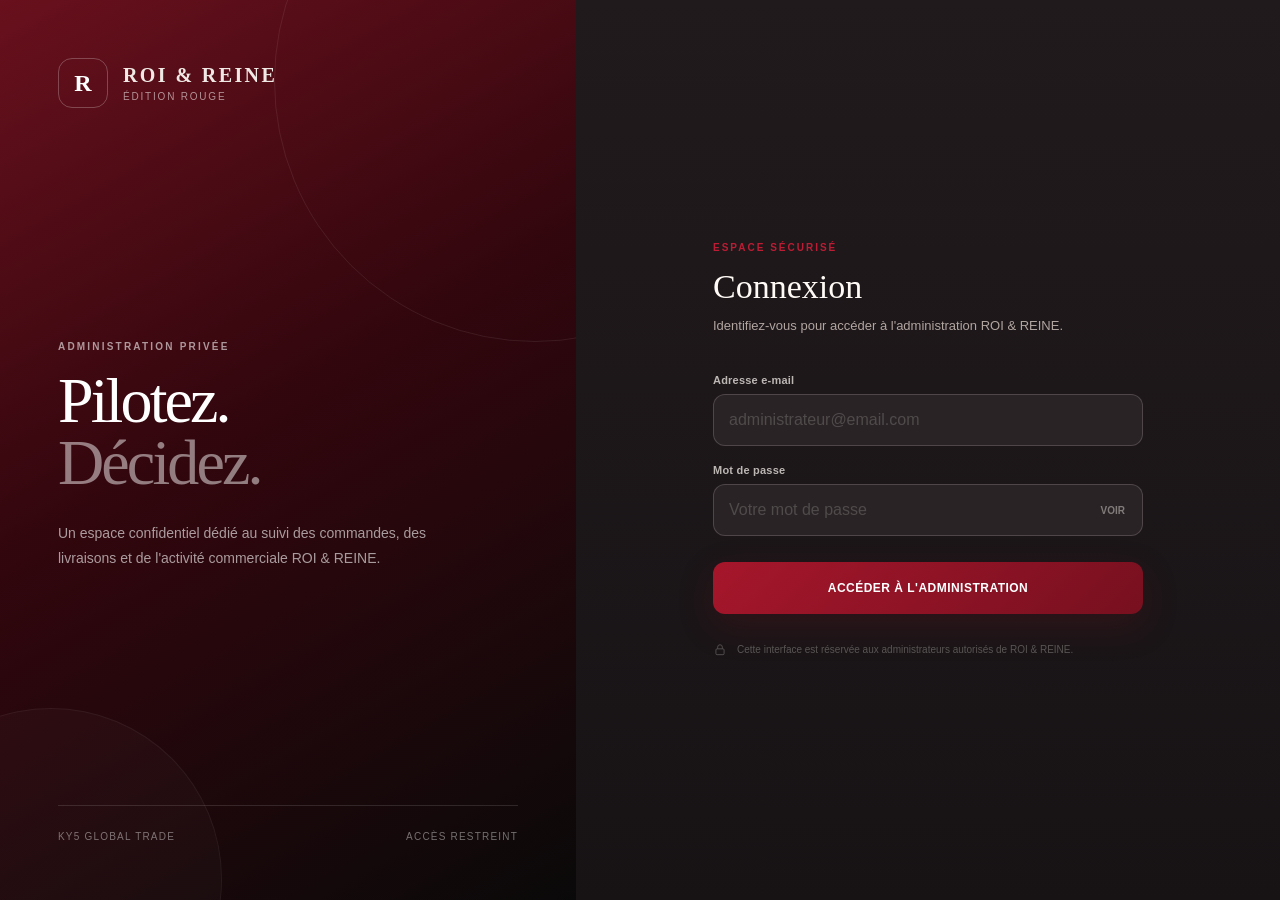
<file: admin.html>
<!DOCTYPE html>
<html lang="fr">
<head>
    <meta charset="UTF-8">

    <meta
        name="viewport"
        content="width=device-width, initial-scale=1.0"
    >

    <meta
        name="robots"
        content="noindex, nofollow"
    >

    <meta
        name="theme-color"
        content="#171315"
    >

    <title>Administration privée — ROI & REINE</title>

    <style>
        /* =========================================================
           ROI & REINE
           ADMINISTRATION PRIVÉE
           EXECUTIVE EDITION
        ========================================================= */

        :root {
            --black: #171315;
            --black-2: #1d181a;
            --black-3: #241e21;
            --panel: #282124;
            --panel-light: #30272b;

            --wine: #7d101f;
            --wine-2: #9d1427;
            --wine-3: #bc1d34;
            --wine-soft: rgba(157, 20, 39, 0.12);

            --white: #fffaf5;
            --text: #f0e8e4;
            --muted: #b1a5a0;
            --muted-2: #8b7f7b;

            --line: rgba(255, 244, 238, 0.10);
            --line-strong: rgba(255, 244, 238, 0.17);

            --success: #42b778;
            --warning: #d5a64c;
            --info: #6b9ed7;
            --danger: #d4545f;
            --purple: #a879c8;

            --sidebar-width: 248px;

            --radius-sm: 10px;
            --radius: 16px;
            --radius-lg: 24px;

            --shadow:
                0 30px 90px rgba(0, 0, 0, 0.42);
        }

        * {
            box-sizing: border-box;
            margin: 0;
            padding: 0;
        }

        html {
            scroll-behavior: smooth;
        }

        body {
            min-height: 100vh;

            font-family:
                Inter,
                "Segoe UI",
                Roboto,
                Arial,
                sans-serif;

            background:
                radial-gradient(
                    circle at 82% -8%,
                    rgba(157, 20, 39, 0.22),
                    transparent 30%
                ),
                radial-gradient(
                    circle at 12% 18%,
                    rgba(184, 132, 104, 0.08),
                    transparent 26%
                ),
                linear-gradient(
                    180deg,
                    #1c1719 0%,
                    #171315 100%
                );

            color: var(--text);

            -webkit-font-smoothing: antialiased;
        }

        button,
        input,
        select,
        textarea {
            font: inherit;
        }

        button {
            cursor: pointer;
        }

        button:disabled {
            opacity: 0.45;
            cursor: not-allowed;
        }

        a {
            color: inherit;
            text-decoration: none;
        }

        .hidden {
            display: none !important;
        }

        svg {
            display: block;
        }

        /* =========================================================
           LOGIN
        ========================================================= */

        .login-screen {
            min-height: 100vh;

            display: grid;

            grid-template-columns:
                minmax(360px, 0.9fr)
                minmax(500px, 1.1fr);

            background: var(--black);
        }

        .login-visual {
            position: relative;

            min-height: 100vh;

            padding: 58px;

            display: flex;
            flex-direction: column;
            justify-content: space-between;

            overflow: hidden;

            background:
                linear-gradient(
                    150deg,
                    rgba(125, 16, 31, 0.8),
                    rgba(55, 4, 12, 0.85) 45%,
                    #0a0909 100%
                );
        }

        .login-visual::before {
            content: "";

            position: absolute;

            width: 520px;
            height: 520px;

            border-radius: 50%;

            top: -180px;
            right: -220px;

            border:
                1px solid
                rgba(255, 255, 255, 0.08);
        }

        .login-visual::after {
            content: "";

            position: absolute;

            width: 340px;
            height: 340px;

            border-radius: 50%;

            bottom: -150px;
            left: -120px;

            background:
                rgba(255, 255, 255, 0.025);

            border:
                1px solid
                rgba(255, 255, 255, 0.05);
        }

        .login-brand {
            position: relative;
            z-index: 2;

            display: flex;
            align-items: center;
            gap: 15px;
        }

        .brand-monogram {
            width: 50px;
            height: 50px;

            display: grid;
            place-items: center;

            border:
                1px solid
                rgba(255, 255, 255, 0.24);

            border-radius: 14px;

            font-family:
                Georgia,
                "Times New Roman",
                serif;

            font-size: 24px;
            font-weight: 700;

            color: white;
        }

        .login-brand-text strong {
            display: block;

            font-family:
                Georgia,
                "Times New Roman",
                serif;

            font-size: 20px;
            letter-spacing: 0.12em;
        }

        .login-brand-text span {
            display: block;

            margin-top: 4px;

            color:
                rgba(255, 255, 255, 0.55);

            font-size: 10px;

            text-transform: uppercase;
            letter-spacing: 0.18em;
        }

        .login-visual-copy {
            position: relative;
            z-index: 2;

            max-width: 560px;
        }

        .eyebrow {
            color:
                rgba(255, 255, 255, 0.58);

            font-size: 10px;
            font-weight: 700;

            text-transform: uppercase;
            letter-spacing: 0.22em;

            margin-bottom: 18px;
        }

        .login-visual-copy h1 {
            font-family:
                Georgia,
                "Times New Roman",
                serif;

            font-size:
                clamp(46px, 5vw, 76px);

            font-weight: 400;

            line-height: 0.96;

            letter-spacing: -0.045em;

            color: white;
        }

        .login-visual-copy h1 span {
            display: block;

            color:
                rgba(255, 255, 255, 0.48);
        }

        .login-visual-copy p {
            margin-top: 28px;

            max-width: 430px;

            color:
                rgba(255, 255, 255, 0.6);

            font-size: 14px;
            line-height: 1.8;
        }

        .login-visual-footer {
            position: relative;
            z-index: 2;

            display: flex;
            justify-content: space-between;
            gap: 20px;

            padding-top: 25px;

            border-top:
                1px solid
                rgba(255, 255, 255, 0.12);

            color:
                rgba(255, 255, 255, 0.42);

            font-size: 10px;

            text-transform: uppercase;
            letter-spacing: 0.12em;
        }

        .login-form-zone {
            min-height: 100vh;

            display: grid;
            place-items: center;

            padding: 50px 28px;

            background:
                linear-gradient(
                    180deg,
                    #211a1d,
                    #171315
                );
        }

        .login-form-card {
            width: 100%;
            max-width: 430px;
        }

        .login-form-card-header {
            margin-bottom: 38px;
        }

        .login-form-card-header span {
            display: block;

            color: var(--wine-3);

            font-size: 10px;
            font-weight: 800;

            text-transform: uppercase;
            letter-spacing: 0.2em;

            margin-bottom: 15px;
        }

        .login-form-card-header h2 {
            font-family:
                Georgia,
                "Times New Roman",
                serif;

            font-size: 34px;
            font-weight: 400;

            color: var(--white);

            margin-bottom: 10px;
        }

        .login-form-card-header p {
            color: var(--muted);

            font-size: 13px;
            line-height: 1.6;
        }

        .form-field {
            margin-bottom: 18px;
        }

        .form-field label {
            display: block;

            margin-bottom: 8px;

            color: #bdb7b4;

            font-size: 11px;
            font-weight: 650;

            letter-spacing: 0.02em;
        }

        .input-control {
            position: relative;
        }

        .input-control input {
            width: 100%;

            height: 52px;

            padding: 0 15px;

            border:
                1px solid var(--line-strong);

            border-radius: 12px;

            background: #2a2326;

            color: var(--white);

            outline: none;

            transition:
                border-color 0.2s ease,
                box-shadow 0.2s ease,
                background 0.2s ease;
        }

        .input-control input::placeholder {
            color: #4f4b4a;
        }

        .input-control input:focus {
            background: #121213;

            border-color:
                rgba(188, 29, 52, 0.62);

            box-shadow:
                0 0 0 4px
                rgba(125, 16, 31, 0.1);
        }

        .input-control.password input {
            padding-right: 80px;
        }

        .password-toggle {
            position: absolute;

            right: 10px;
            top: 50%;

            transform:
                translateY(-50%);

            border: 0;
            background: transparent;

            color: #817b79;

            font-size: 10px;
            font-weight: 800;

            padding: 8px;
        }

        .login-submit {
            width: 100%;

            height: 52px;

            border: 0;

            border-radius: 12px;

            margin-top: 8px;

            background:
                linear-gradient(
                    135deg,
                    #a6162b,
                    #77101f
                );

            color: white;

            font-size: 12px;
            font-weight: 800;

            letter-spacing: 0.04em;

            box-shadow:
                0 12px 35px
                rgba(125, 16, 31, 0.22);

            transition:
                transform 0.2s ease,
                filter 0.2s ease;
        }

        .login-submit:hover {
            transform:
                translateY(-1px);

            filter:
                brightness(1.08);
        }

        .login-error {
            display: none;

            margin-top: 18px;

            padding: 13px 14px;

            border-radius: 10px;

            border:
                1px solid
                rgba(212, 84, 95, 0.22);

            background:
                rgba(212, 84, 95, 0.07);

            color: #df7f87;

            font-size: 11px;
            line-height: 1.6;
        }

        .login-security {
            margin-top: 28px;

            display: flex;
            align-items: flex-start;
            gap: 10px;

            color: #595554;

            font-size: 10px;
            line-height: 1.6;
        }

        .login-security svg {
            flex: 0 0 auto;

            width: 14px;
            height: 14px;

            margin-top: 1px;
        }

        /* =========================================================
           ADMIN SHELL
        ========================================================= */

        .admin-shell {
            min-height: 100vh;

            display: grid;

            grid-template-columns:
                var(--sidebar-width)
                minmax(0, 1fr);
        }

        /* =========================================================
           SIDEBAR
        ========================================================= */

        .sidebar {
            position: fixed;

            left: 0;
            top: 0;
            bottom: 0;

            width: var(--sidebar-width);

            z-index: 40;

            display: flex;
            flex-direction: column;

            padding: 28px 18px 20px;

            background:
                linear-gradient(
                    180deg,
                    #211a1d,
                    #181416
                );

            border-right:
                1px solid var(--line);
        }

        .sidebar-brand {
            display: flex;
            align-items: center;
            gap: 12px;

            padding: 0 8px 26px;

            margin-bottom: 23px;

            border-bottom:
                1px solid var(--line);
        }

        .sidebar-logo {
            width: 40px;
            height: 40px;

            display: grid;
            place-items: center;

            flex: 0 0 auto;

            border-radius: 11px;

            background:
                linear-gradient(
                    145deg,
                    #a4172c,
                    #5f0a17
                );

            box-shadow:
                0 10px 25px
                rgba(125, 16, 31, 0.18);

            font-family:
                Georgia,
                serif;

            font-size: 19px;
            font-weight: 700;

            color: white;
        }

        .sidebar-brand-copy strong {
            display: block;

            font-family:
                Georgia,
                serif;

            font-size: 15px;

            letter-spacing: 0.08em;
        }

        .sidebar-brand-copy small {
            display: block;

            margin-top: 4px;

            color: #5e5958;

            font-size: 8px;

            text-transform: uppercase;
            letter-spacing: 0.18em;
        }

        .sidebar-section-title {
            padding: 0 12px;

            margin: 0 0 9px;

            color: #4f4b4a;

            font-size: 8px;
            font-weight: 800;

            text-transform: uppercase;
            letter-spacing: 0.19em;
        }

        .sidebar-nav {
            display: grid;
            gap: 5px;
        }

        .nav-button {
            width: 100%;

            height: 44px;

            display: flex;
            align-items: center;
            gap: 12px;

            padding: 0 12px;

            border: 0;
            border-radius: 10px;

            background: transparent;

            color: #777170;

            text-align: left;

            font-size: 11px;
            font-weight: 650;

            transition:
                background 0.2s ease,
                color 0.2s ease;
        }

        .nav-button:hover {
            background:
                rgba(255,255,255,0.025);

            color: #c7c1be;
        }

        .nav-button.active {
            background:
                linear-gradient(
                    90deg,
                    rgba(125, 16, 31, 0.19),
                    rgba(125, 16, 31, 0.05)
                );

            color: #d66574;

            box-shadow:
                inset 2px 0 0
                var(--wine-3);
        }

        .nav-icon {
            width: 18px;
            height: 18px;

            display: grid;
            place-items: center;

            flex: 0 0 auto;
        }

        .nav-icon svg {
            width: 16px;
            height: 16px;

            stroke: currentColor;
        }

        .sidebar-site-cta {
            position: relative;
            display: flex;
            align-items: center;
            gap: 12px;
            min-height: 72px;
            margin: 18px 4px 16px;
            padding: 14px 14px;
            overflow: hidden;
            border: 1px solid rgba(188, 29, 52, 0.24);
            border-radius: 14px;
            background:
                radial-gradient(
                    circle at 100% 0,
                    rgba(210, 75, 96, 0.20),
                    transparent 42%
                ),
                linear-gradient(
                    135deg,
                    #7d101f 0%,
                    #9d1427 52%,
                    #5e0c17 100%
                );
            color: #fffaf7;
            box-shadow:
                0 16px 34px rgba(83, 8, 20, 0.24),
                inset 0 1px 0 rgba(255,255,255,0.08);
            transition:
                transform .22s ease,
                box-shadow .22s ease,
                filter .22s ease;
        }

        .sidebar-site-cta:hover {
            transform: translateY(-2px);
            filter: brightness(1.06);
            box-shadow:
                0 20px 40px rgba(83, 8, 20, 0.31),
                inset 0 1px 0 rgba(255,255,255,0.10);
        }

        .sidebar-site-cta::after {
            content: "";
            position: absolute;
            width: 90px;
            height: 90px;
            right: -42px;
            bottom: -48px;
            border-radius: 50%;
            border: 1px solid rgba(255,255,255,0.10);
        }

        .sidebar-site-cta-icon {
            position: relative;
            z-index: 1;
            width: 38px;
            height: 38px;
            display: grid;
            place-items: center;
            flex: 0 0 auto;
            border-radius: 11px;
            background: rgba(255,255,255,0.10);
            border: 1px solid rgba(255,255,255,0.12);
        }

        .sidebar-site-cta-icon svg {
            width: 18px;
            height: 18px;
        }

        .sidebar-site-cta-copy {
            position: relative;
            z-index: 1;
            min-width: 0;
            flex: 1;
        }

        .sidebar-site-cta-copy strong {
            display: block;
            font-size: 10px;
            font-weight: 800;
            letter-spacing: 0.04em;
        }

        .sidebar-site-cta-copy span {
            display: block;
            margin-top: 4px;
            color: rgba(255,255,255,0.62);
            font-size: 8px;
            line-height: 1.35;
        }

        .sidebar-site-cta-arrow {
            position: relative;
            z-index: 1;
            width: 18px;
            height: 18px;
            flex: 0 0 auto;
            opacity: .72;
        }

        .topbar-site-link {
            height: 34px;
            display: inline-flex;
            align-items: center;
            gap: 8px;
            padding: 0 12px;
            border: 1px solid rgba(188, 29, 52, 0.26);
            border-radius: 9px;
            background:
                linear-gradient(
                    135deg,
                    rgba(157, 20, 39, 0.20),
                    rgba(125, 16, 31, 0.10)
                );
            color: #d98a97;
            font-size: 9px;
            font-weight: 800;
            transition:
                color .2s ease,
                border-color .2s ease,
                background .2s ease,
                transform .2s ease;
        }

        .topbar-site-link:hover {
            color: #fff1f3;
            border-color: rgba(210, 75, 96, 0.46);
            background:
                linear-gradient(
                    135deg,
                    rgba(157, 20, 39, 0.36),
                    rgba(125, 16, 31, 0.18)
                );
            transform: translateY(-1px);
        }

        .topbar-site-link svg {
            width: 14px;
            height: 14px;
            flex: 0 0 auto;
        }

        .sidebar-spacer {
            flex: 1;
        }

        .sidebar-profile {
            padding-top: 18px;

            border-top:
                1px solid var(--line);
        }

        .sidebar-profile-card {
            display: flex;
            align-items: center;
            gap: 10px;

            padding: 8px;
        }

        .admin-avatar {
            width: 34px;
            height: 34px;

            display: grid;
            place-items: center;

            flex: 0 0 auto;

            border-radius: 50%;

            background:
                #1b1b1c;

            border:
                1px solid var(--line-strong);

            color: #c6c0bd;

            font-family:
                Georgia,
                serif;

            font-size: 12px;
            font-weight: 700;
        }

        .sidebar-profile-info {
            min-width: 0;
            flex: 1;
        }

        .sidebar-profile-info strong {
            display: block;

            color: #c7c1bf;

            font-size: 10px;
            font-weight: 700;

            white-space: nowrap;
            overflow: hidden;
            text-overflow: ellipsis;
        }

        .sidebar-profile-info span {
            display: block;

            margin-top: 3px;

            color: #575251;

            font-size: 8px;

            white-space: nowrap;
            overflow: hidden;
            text-overflow: ellipsis;
        }

        .logout-button {
            width: 100%;

            height: 39px;

            margin-top: 10px;

            border:
                1px solid var(--line);

            border-radius: 9px;

            background: transparent;

            color: #6f6967;

            font-size: 9px;
            font-weight: 750;

            text-transform: uppercase;
            letter-spacing: 0.08em;

            transition:
                color 0.2s ease,
                border-color 0.2s ease;
        }

        .logout-button:hover {
            color: #bd6570;

            border-color:
                rgba(188, 29, 52, 0.28);
        }

        /* =========================================================
           MAIN
        ========================================================= */

        .main {
            grid-column: 2;

            min-width: 0;
        }

        .topbar {
            position: sticky;

            top: 0;

            z-index: 30;

            height: 76px;

            display: flex;
            align-items: center;
            justify-content: space-between;

            padding: 0 34px;

            background:
                rgba(30, 24, 27, 0.92);

            backdrop-filter:
                blur(18px);

            border-bottom:
                1px solid var(--line);
        }

        .topbar-left {
            display: flex;
            align-items: center;
            gap: 14px;

            min-width: 0;
        }

        .mobile-menu-button {
            display: none;

            width: 38px;
            height: 38px;

            place-items: center;

            border:
                1px solid var(--line);

            border-radius: 9px;

            background: #2a2326;

            color: #aaa4a2;
        }

        .mobile-menu-button svg {
            width: 18px;
            height: 18px;
        }

        .topbar-heading h2 {
            font-size: 13px;
            font-weight: 700;

            color: #c7c1bf;

            margin-bottom: 4px;
        }

        .topbar-heading p {
            color: #555150;

            font-size: 9px;
        }

        .topbar-actions {
            display: flex;
            align-items: center;
            gap: 10px;
        }

        .system-status {
            height: 34px;

            display: flex;
            align-items: center;
            gap: 7px;

            padding: 0 11px;

            border:
                1px solid var(--line);

            border-radius: 9px;

            color: #686260;

            font-size: 9px;
        }

        .system-dot {
            width: 6px;
            height: 6px;

            border-radius: 50%;

            background: var(--success);

            box-shadow:
                0 0 0 4px
                rgba(66, 183, 120, 0.08);
        }

        .refresh-button {
            height: 34px;

            display: flex;
            align-items: center;
            gap: 8px;

            padding: 0 12px;

            border:
                1px solid var(--line);

            border-radius: 9px;

            background: #2a2326;

            color: #8b8583;

            font-size: 9px;
            font-weight: 700;

            transition:
                color 0.2s ease,
                border-color 0.2s ease;
        }

        .refresh-button:hover {
            color: #c9c3c0;

            border-color:
                var(--line-strong);
        }

        .refresh-button svg {
            width: 13px;
            height: 13px;
        }

        .content {
            max-width: 1580px;

            margin: 0 auto;

            padding: 34px;
        }

        .section-view {
            display: none;
        }

        .section-view.active {
            display: block;
        }

        /* =========================================================
           PAGE INTRO
        ========================================================= */

        .page-intro {
            display: flex;
            align-items: flex-end;
            justify-content: space-between;
            gap: 30px;

            margin-bottom: 30px;
        }

        .page-intro-copy {
            max-width: 650px;
        }

        .page-kicker {
            color: var(--wine-3);

            font-size: 8px;
            font-weight: 800;

            text-transform: uppercase;
            letter-spacing: 0.2em;

            margin-bottom: 11px;
        }

        .page-intro h1 {
            font-family:
                Georgia,
                "Times New Roman",
                serif;

            font-size:
                clamp(30px, 4vw, 44px);

            font-weight: 400;

            letter-spacing: -0.035em;

            color: #ece8e5;
        }

        .page-intro p {
            margin-top: 10px;

            color: #676260;

            font-size: 11px;
            line-height: 1.7;
        }

        .page-date {
            text-align: right;

            color: #4e4a49;

            font-size: 9px;

            line-height: 1.7;

            text-transform: uppercase;
            letter-spacing: 0.08em;
        }

        .page-date strong {
            display: block;

            color: #918b89;

            font-family:
                Georgia,
                serif;

            font-size: 14px;
            font-weight: 400;

            text-transform: none;
            letter-spacing: 0;

            margin-bottom: 2px;
        }

        /* =========================================================
           KPI
        ========================================================= */

        .kpi-grid {
            display: grid;

            grid-template-columns:
                repeat(4, minmax(0, 1fr));

            gap: 13px;

            margin-bottom: 24px;
        }

        .kpi-card {
            position: relative;

            min-height: 142px;

            padding: 19px;

            overflow: hidden;

            border:
                1px solid var(--line);

            border-radius: var(--radius);

            background:
                linear-gradient(
                    145deg,
                    rgba(255,255,255,0.060),
                    rgba(255,255,255,0.018)
                );
        }

        .kpi-card::after {
            content: "";

            position: absolute;

            width: 90px;
            height: 90px;

            border-radius: 50%;

            right: -42px;
            top: -42px;

            background:
                rgba(125, 16, 31, 0.07);
        }

        .kpi-head {
            display: flex;
            align-items: center;
            justify-content: space-between;
            gap: 15px;
        }

        .kpi-label {
            color: #6f6967;

            font-size: 9px;
            font-weight: 650;

            text-transform: uppercase;
            letter-spacing: 0.07em;
        }

        .kpi-symbol {
            width: 30px;
            height: 30px;

            display: grid;
            place-items: center;

            border-radius: 8px;

            border:
                1px solid var(--line);

            color: #777170;
        }

        .kpi-symbol svg {
            width: 14px;
            height: 14px;
        }

        .kpi-value {
            margin-top: 24px;

            font-family:
                Georgia,
                "Times New Roman",
                serif;

            font-size: 31px;
            font-weight: 400;

            color: #e9e5e2;

            letter-spacing: -0.03em;
        }

        .kpi-foot {
            margin-top: 6px;

            color: #4c4847;

            font-size: 9px;
        }

        /* =========================================================
           DASHBOARD GRID
        ========================================================= */

        .dashboard-grid {
            display: grid;

            grid-template-columns:
                minmax(0, 1.45fr)
                minmax(320px, 0.55fr);

            gap: 15px;

            margin-bottom: 15px;
        }

        .panel {
            border:
                1px solid var(--line);

            border-radius: var(--radius);

            background:
                linear-gradient(
                    150deg,
                    rgba(255,255,255,0.055),
                    rgba(255,255,255,0.018)
                );

            overflow: hidden;
        }

        .panel-header {
            min-height: 62px;

            display: flex;
            align-items: center;
            justify-content: space-between;
            gap: 20px;

            padding: 15px 18px;

            border-bottom:
                1px solid var(--line);
        }

        .panel-title h3 {
            color: #c9c3c0;

            font-size: 11px;
            font-weight: 700;

            margin-bottom: 4px;
        }

        .panel-title p {
            color: #4e4a49;

            font-size: 8px;
        }

        .panel-link {
            border: 0;
            background: transparent;

            color: #7d7775;

            font-size: 9px;
            font-weight: 700;
        }

        .panel-link:hover {
            color: #c25b6a;
        }

        /* =========================================================
           FLOW
        ========================================================= */

        .flow-list {
            padding: 18px;
        }

        .flow-row {
            display: grid;

            grid-template-columns:
                112px
                minmax(0, 1fr)
                38px;

            gap: 13px;

            align-items: center;

            min-height: 41px;
        }

        .flow-name {
            color: #746e6c;

            font-size: 9px;
        }

        .flow-track {
            height: 5px;

            background: #3a3034;

            border-radius: 999px;

            overflow: hidden;
        }

        .flow-bar {
            height: 100%;

            width: 0;

            border-radius: inherit;

            background:
                linear-gradient(
                    90deg,
                    #74101d,
                    #bd263d
                );

            transition:
                width 0.5s ease;
        }

        .flow-value {
            text-align: right;

            color: #a6a09e;

            font-size: 10px;
            font-weight: 700;
        }

        /* =========================================================
           FINANCE
        ========================================================= */

        .finance-box {
            padding: 20px;
        }

        .finance-item {
            padding-bottom: 18px;

            margin-bottom: 18px;

            border-bottom:
                1px solid var(--line);
        }

        .finance-item:last-child {
            padding-bottom: 0;
            margin-bottom: 0;

            border-bottom: 0;
        }

        .finance-label {
            color: #5f5a59;

            font-size: 8px;
            font-weight: 700;

            text-transform: uppercase;
            letter-spacing: 0.1em;
        }

        .finance-value {
            margin-top: 8px;

            color: #ded9d6;

            font-family:
                Georgia,
                serif;

            font-size: 24px;
        }

        .finance-value small {
            color: #625d5b;

            font-size: 10px;

            margin-left: 4px;
        }

        .finance-note {
            margin-top: 5px;

            color: #494544;

            font-size: 8px;
        }

        /* =========================================================
           TABLE
        ========================================================= */

        .table-wrap {
            width: 100%;
            overflow-x: auto;
        }

        .orders-table {
            width: 100%;

            min-width: 850px;

            border-collapse: collapse;
        }

        .orders-table th {
            height: 43px;

            padding: 0 15px;

            text-align: left;

            color: #4c4847;

            background:
                rgba(255,255,255,0.006);

            border-bottom:
                1px solid var(--line);

            font-size: 8px;
            font-weight: 800;

            text-transform: uppercase;
            letter-spacing: 0.09em;
        }

        .orders-table td {
            height: 59px;

            padding: 10px 15px;

            border-bottom:
                1px solid var(--line);

            color: #8f8987;

            font-size: 9px;

            vertical-align: middle;
        }

        .orders-table tbody tr {
            transition:
                background 0.18s ease;
        }

        .orders-table tbody tr:hover {
            background:
                rgba(255,255,255,0.012);
        }

        .orders-table tbody tr:last-child td {
            border-bottom: 0;
        }

        .reference {
            color: #85807d;

            font-family:
                Consolas,
                "Courier New",
                monospace;

            font-size: 8px;
        }

        .customer-name {
            color: #bdb7b4;

            font-size: 10px;
            font-weight: 700;

            margin-bottom: 3px;
        }

        .customer-phone {
            color: #514d4b;

            font-size: 8px;
        }

        .amount {
            color: #c6c0bd;

            font-size: 10px;
            font-weight: 700;
        }

        .badge {
            display: inline-flex;
            align-items: center;

            min-height: 23px;

            padding: 0 8px;

            border-radius: 999px;

            font-size: 7px;
            font-weight: 800;

            white-space: nowrap;

            border:
                1px solid transparent;
        }

        .badge-pending {
            color: #caa35a;

            background:
                rgba(213, 166, 76, 0.07);

            border-color:
                rgba(213, 166, 76, 0.13);
        }

        .badge-confirmed {
            color: #78a8dc;

            background:
                rgba(107, 158, 215, 0.07);

            border-color:
                rgba(107, 158, 215, 0.14);
        }

        .badge-preparing {
            color: #b88ad3;

            background:
                rgba(168, 121, 200, 0.07);

            border-color:
                rgba(168, 121, 200, 0.14);
        }

        .badge-delivery {
            color: #6aadb0;

            background:
                rgba(96, 166, 170, 0.07);

            border-color:
                rgba(96, 166, 170, 0.14);
        }

        .badge-delivered,
        .badge-paid {
            color: #68bc8b;

            background:
                rgba(66, 183, 120, 0.07);

            border-color:
                rgba(66, 183, 120, 0.14);
        }

        .badge-cancelled,
        .badge-failed {
            color: #ce727a;

            background:
                rgba(212, 84, 95, 0.07);

            border-color:
                rgba(212, 84, 95, 0.14);
        }

        .table-action {
            min-width: 63px;

            height: 29px;

            border:
                1px solid var(--line);

            border-radius: 8px;

            background: #2c2428;

            color: #696361;

            font-size: 8px;
            font-weight: 700;

            transition:
                color 0.2s ease,
                border-color 0.2s ease;
        }

        .table-action:hover {
            color: #bd6570;

            border-color:
                rgba(188, 29, 52, 0.25);
        }

        /* =========================================================
           ORDERS PAGE
        ========================================================= */

        .orders-toolbar {
            display: grid;

            grid-template-columns:
                minmax(240px, 1.8fr)
                minmax(150px, 0.8fr)
                minmax(150px, 0.8fr)
                auto;

            gap: 9px;

            padding: 15px;

            border-bottom:
                1px solid var(--line);
        }

        .search-control {
            position: relative;
        }

        .search-control svg {
            position: absolute;

            left: 12px;
            top: 50%;

            transform:
                translateY(-50%);

            width: 13px;
            height: 13px;

            stroke: #4f4a49;

            pointer-events: none;
        }

        .search-control input,
        .toolbar-select {
            width: 100%;
            height: 39px;

            border:
                1px solid var(--line);

            border-radius: 9px;

            background: #251f22;

            color: #9f9997;

            outline: none;

            font-size: 9px;
        }

        .search-control input {
            padding:
                0 12px 0 35px;
        }

        .toolbar-select {
            padding: 0 10px;
        }

        .search-control input:focus,
        .toolbar-select:focus {
            border-color:
                rgba(188, 29, 52, 0.32);
        }

        .filter-button {
            height: 39px;

            padding: 0 15px;

            border: 0;

            border-radius: 9px;

            background:
                linear-gradient(
                    135deg,
                    #9b1426,
                    #6e0d1a
                );

            color: #fff;

            font-size: 8px;
            font-weight: 800;

            text-transform: uppercase;
            letter-spacing: 0.05em;
        }

        .pagination {
            min-height: 56px;

            display: flex;
            align-items: center;
            justify-content: space-between;
            gap: 15px;

            padding: 10px 15px;

            border-top:
                1px solid var(--line);
        }

        .pagination-info {
            color: #4c4847;

            font-size: 8px;
        }

        .pagination-actions {
            display: flex;
            gap: 7px;
        }

        .pagination-actions button {
            height: 30px;

            padding: 0 10px;

            border:
                1px solid var(--line);

            border-radius: 8px;

            background: #2a2326;

            color: #706a68;

            font-size: 8px;
        }

        /* =========================================================
           EMPTY / LOADING
        ========================================================= */

        .loading-state,
        .empty-state {
            min-height: 160px;

            display: grid;
            place-items: center;

            padding: 30px;

            color: #4e4a49;

            text-align: center;

            font-size: 9px;
            line-height: 1.7;
        }

        /* =========================================================
           MODAL / DRAWER
        ========================================================= */

        .drawer-overlay {
            position: fixed;

            inset: 0;

            z-index: 100;

            background:
                rgba(0, 0, 0, 0.74);

            backdrop-filter:
                blur(7px);

            opacity: 0;
            visibility: hidden;

            transition:
                opacity 0.25s ease,
                visibility 0.25s ease;
        }

        .drawer-overlay.open {
            opacity: 1;
            visibility: visible;
        }

        .order-drawer {
            position: absolute;

            top: 0;
            right: 0;

            width:
                min(620px, 100%);

            height: 100%;

            display: flex;
            flex-direction: column;

            background: #211a1d;

            border-left:
                1px solid var(--line);

            transform:
                translateX(100%);

            transition:
                transform 0.3s ease;
        }

        .drawer-overlay.open
        .order-drawer {
            transform:
                translateX(0);
        }

        .drawer-head {
            min-height: 80px;

            display: flex;
            align-items: center;
            justify-content: space-between;
            gap: 20px;

            padding: 18px 22px;

            border-bottom:
                1px solid var(--line);
        }

        .drawer-head-copy span {
            display: block;

            margin-bottom: 5px;

            color: var(--wine-3);

            font-size: 7px;
            font-weight: 800;

            text-transform: uppercase;
            letter-spacing: 0.15em;
        }

        .drawer-head-copy h3 {
            font-family:
                Georgia,
                serif;

            font-size: 20px;
            font-weight: 400;

            color: #dcd7d4;
        }

        .drawer-reference {
            margin-top: 5px;

            color: #4b4746;

            font-family:
                Consolas,
                monospace;

            font-size: 8px;
        }

        .drawer-close {
            width: 36px;
            height: 36px;

            display: grid;
            place-items: center;

            border:
                1px solid var(--line);

            border-radius: 9px;

            background: #2c2428;

            color: #6d6765;
        }

        .drawer-close svg {
            width: 14px;
            height: 14px;
        }

        .drawer-body {
            flex: 1;

            overflow-y: auto;

            padding: 20px;
        }

        .detail-section {
            margin-bottom: 13px;

            border:
                1px solid var(--line);

            border-radius: 12px;

            overflow: hidden;

            background:
                rgba(255,255,255,0.008);
        }

        .detail-section-header {
            padding: 13px 15px;

            color: #6f6967;

            border-bottom:
                1px solid var(--line);

            font-size: 8px;
            font-weight: 800;

            text-transform: uppercase;
            letter-spacing: 0.11em;
        }

        .detail-grid {
            display: grid;

            grid-template-columns:
                repeat(2, minmax(0, 1fr));
        }

        .detail-cell {
            padding: 13px 15px;

            border-right:
                1px solid var(--line);

            border-bottom:
                1px solid var(--line);
        }

        .detail-cell:nth-child(2n) {
            border-right: 0;
        }

        .detail-label {
            color: #494544;

            font-size: 7px;

            text-transform: uppercase;
            letter-spacing: 0.07em;

            margin-bottom: 6px;
        }

        .detail-value {
            color: #9d9795;

            font-size: 9px;
            line-height: 1.6;

            overflow-wrap: anywhere;
        }

        .detail-full {
            padding: 14px 15px;
        }

        .client-actions {
            display: grid;

            grid-template-columns:
                repeat(2, minmax(0, 1fr));

            gap: 8px;

            margin: 13px 0;
        }

        .client-button {
            min-height: 42px;

            display: flex;
            align-items: center;
            justify-content: center;
            gap: 8px;

            border-radius: 9px;

            font-size: 8px;
            font-weight: 800;

            text-transform: uppercase;
            letter-spacing: 0.04em;
        }

        .client-button svg {
            width: 14px;
            height: 14px;
        }

        .whatsapp-button {
            background: #153c29;

            border:
                1px solid
                rgba(66, 183, 120, 0.18);

            color: #6ac08e;
        }

        .call-button {
            background: #121213;

            border:
                1px solid var(--line);

            color: #827c7a;
        }

        .status-editor {
            display: grid;

            grid-template-columns:
                repeat(2, minmax(0, 1fr));

            gap: 9px;
        }

        .status-editor-card {
            padding: 15px;

            border:
                1px solid var(--line);

            border-radius: 12px;

            background:
                rgba(255,255,255,0.008);
        }

        .status-editor-card label {
            display: block;

            margin-bottom: 9px;

            color: #5d5857;

            font-size: 7px;
            font-weight: 800;

            text-transform: uppercase;
            letter-spacing: 0.09em;
        }

        .status-editor-card select {
            width: 100%;
            height: 37px;

            border:
                1px solid var(--line);

            border-radius: 8px;

            background: #211b1e;

            color: #8c8684;

            padding: 0 9px;

            outline: none;

            font-size: 8px;
        }

        .status-save {
            width: 100%;
            height: 34px;

            margin-top: 8px;

            border: 0;

            border-radius: 8px;

            background: #1a1113;

            color: #a3505c;

            font-size: 7px;
            font-weight: 800;

            text-transform: uppercase;
            letter-spacing: 0.06em;
        }

        /* =========================================================
           TOAST
        ========================================================= */

        .toast {
            position: fixed;

            right: 22px;
            bottom: 22px;

            z-index: 200;

            width:
                min(340px, calc(100vw - 44px));

            padding: 14px;

            border:
                1px solid var(--line);

            border-radius: 12px;

            background: #121213;

            box-shadow: var(--shadow);

            opacity: 0;

            transform:
                translateY(15px);

            pointer-events: none;

            transition:
                opacity 0.22s ease,
                transform 0.22s ease;
        }

        .toast.show {
            opacity: 1;

            transform:
                translateY(0);
        }

        .toast.success {
            border-color:
                rgba(66,183,120,0.2);
        }

        .toast.error {
            border-color:
                rgba(212,84,95,0.24);
        }

        .toast strong {
            display: block;

            color: #aaa4a1;

            font-size: 9px;

            margin-bottom: 4px;
        }

        .toast span {
            color: #5d5857;

            font-size: 8px;

            line-height: 1.5;
        }


        /* =========================================================
           AUDIENCE / VISITES
        ========================================================= */

        .visits-section {
            margin-bottom: 24px;
        }

        .visits-kpi-grid {
            display: grid;
            grid-template-columns: repeat(5, minmax(0, 1fr));
            gap: 13px;
            margin-bottom: 15px;
        }

        .visit-card {
            position: relative;
            min-height: 118px;
            padding: 17px;
            overflow: hidden;
            border: 1px solid var(--line);
            border-radius: var(--radius);
            background:
                linear-gradient(
                    145deg,
                    rgba(255,255,255,0.060),
                    rgba(255,255,255,0.018)
                );
        }

        .visit-card::after {
            content: "";
            position: absolute;
            width: 78px;
            height: 78px;
            right: -34px;
            top: -34px;
            border-radius: 50%;
            background: rgba(125, 16, 31, 0.07);
        }

        .visit-card-label {
            color: #6f6967;
            font-size: 8px;
            font-weight: 700;
            text-transform: uppercase;
            letter-spacing: 0.08em;
        }

        .visit-card-value {
            margin-top: 19px;
            color: #e9e5e2;
            font-family: Georgia, "Times New Roman", serif;
            font-size: 28px;
            font-weight: 400;
            letter-spacing: -0.03em;
        }

        .visit-card-note {
            margin-top: 5px;
            color: #4c4847;
            font-size: 8px;
        }

        .visits-chart-body {
            padding: 20px 20px 16px;
        }

        .visits-chart {
            height: 190px;
            display: grid;
            grid-template-columns: repeat(7, minmax(0, 1fr));
            align-items: end;
            gap: 12px;
        }

        .visit-chart-column {
            min-width: 0;
            height: 100%;
            display: flex;
            flex-direction: column;
            justify-content: flex-end;
            align-items: stretch;
            gap: 8px;
        }

        .visit-chart-value {
            min-height: 15px;
            color: #8f8987;
            font-size: 8px;
            font-weight: 700;
            text-align: center;
        }

        .visit-chart-track {
            position: relative;
            height: 130px;
            display: flex;
            align-items: flex-end;
            border-bottom: 1px solid var(--line);
        }

        .visit-chart-bar {
            width: 100%;
            min-height: 0;
            border-radius: 8px 8px 2px 2px;
            background:
                linear-gradient(
                    180deg,
                    #bc1d34,
                    #65101d
                );
            box-shadow:
                0 12px 30px
                rgba(125, 16, 31, 0.13);
            transition: height 0.45s ease;
        }

        .visit-chart-label {
            color: #555150;
            font-size: 8px;
            text-align: center;
            white-space: nowrap;
        }

        .visits-explanation {
            padding: 0 20px 18px;
            color: #4f4a49;
            font-size: 8px;
            line-height: 1.6;
        }

        @media (max-width: 1180px) {
            .visits-kpi-grid {
                grid-template-columns: repeat(3, minmax(0, 1fr));
            }
        }

        @media (max-width: 680px) {
            .visits-kpi-grid {
                grid-template-columns: repeat(2, minmax(0, 1fr));
                gap: 9px;
            }

            .visit-card {
                min-height: 108px;
                padding: 14px;
            }

            .visit-card-value {
                font-size: 24px;
            }

            .visits-chart {
                gap: 7px;
            }

            .visit-chart-label {
                font-size: 7px;
            }
        }


        /* =========================================================
           ANALYSE COMMERCIALE — PRODUCTION
        ========================================================= */

        .commercial-section {
            margin: 28px 0 24px;
        }

        .commercial-heading {
            display: flex;
            align-items: flex-end;
            justify-content: space-between;
            gap: 24px;
            margin-bottom: 14px;
        }

        .commercial-heading-copy {
            max-width: 720px;
        }

        .commercial-kicker {
            margin-bottom: 8px;
            color: #a74b5b;
            font-size: 8px;
            font-weight: 800;
            text-transform: uppercase;
            letter-spacing: 0.19em;
        }

        .commercial-heading h3 {
            color: #ddd7d4;
            font-family: Georgia, "Times New Roman", serif;
            font-size: 22px;
            font-weight: 400;
            letter-spacing: -0.02em;
        }

        .commercial-heading p {
            margin-top: 7px;
            color: #5f5a58;
            font-size: 9px;
            line-height: 1.7;
        }

        .live-data-badge {
            display: inline-flex;
            align-items: center;
            gap: 8px;
            min-height: 31px;
            padding: 0 11px;
            border: 1px solid rgba(66, 183, 120, 0.12);
            border-radius: 999px;
            background: rgba(66, 183, 120, 0.035);
            color: #70aa8a;
            font-size: 8px;
            font-weight: 750;
            text-transform: uppercase;
            letter-spacing: 0.08em;
        }

        .live-data-dot {
            width: 6px;
            height: 6px;
            border-radius: 50%;
            background: #42b778;
            box-shadow: 0 0 0 4px rgba(66, 183, 120, 0.06);
        }

        .commercial-kpis {
            display: grid;
            grid-template-columns: repeat(4, minmax(0, 1fr));
            gap: 13px;
            margin-bottom: 15px;
        }

        .commercial-kpi {
            position: relative;
            min-height: 132px;
            padding: 18px;
            overflow: hidden;
            border: 1px solid var(--line);
            border-radius: var(--radius);
            background:
                linear-gradient(
                    145deg,
                    rgba(255,255,255,0.025),
                    rgba(255,255,255,0.006)
                );
        }

        .commercial-kpi::before {
            content: "";
            position: absolute;
            left: 0;
            right: 0;
            top: 0;
            height: 2px;
            opacity: 0.82;
        }

        .commercial-kpi.wine::before {
            background: linear-gradient(90deg, #7e1020, #c23b50);
        }

        .commercial-kpi.bronze::before {
            background: linear-gradient(90deg, #715434, #c39a61);
        }

        .commercial-kpi.plum::before {
            background: linear-gradient(90deg, #58344e, #9b688d);
        }

        .commercial-kpi.slate::before {
            background: linear-gradient(90deg, #3e5562, #7894a2);
        }

        .commercial-kpi-label {
            color: #6f6967;
            font-size: 8px;
            font-weight: 750;
            text-transform: uppercase;
            letter-spacing: 0.09em;
        }

        .commercial-kpi-value {
            margin-top: 19px;
            color: #eee9e6;
            font-family: Georgia, "Times New Roman", serif;
            font-size: 30px;
            font-weight: 400;
            letter-spacing: -0.035em;
        }

        .commercial-kpi-value small {
            margin-left: 4px;
            color: #746e6c;
            font-family: Inter, "Segoe UI", sans-serif;
            font-size: 10px;
        }

        .commercial-kpi-note {
            margin-top: 6px;
            color: #4f4b49;
            font-size: 8px;
            line-height: 1.5;
        }

        .market-analysis-grid {
            display: grid;
            grid-template-columns: repeat(3, minmax(0, 1fr));
            gap: 13px;
            margin-bottom: 15px;
        }

        .market-analysis-card {
            --market-accent: #a91b31;
            --market-glow: rgba(169,27,49,0.10);
            position: relative;
            min-height: 225px;
            padding: 19px;
            overflow: hidden;
            border: 1px solid var(--line);
            border-radius: var(--radius);
            background:
                radial-gradient(
                    circle at 100% 0,
                    var(--market-glow),
                    transparent 42%
                ),
                linear-gradient(
                    145deg,
                    rgba(255,255,255,0.022),
                    rgba(255,255,255,0.004)
                );
        }

        .market-analysis-card.kinshasa {
            --market-accent: #b9213a;
            --market-glow: rgba(185,33,58,0.12);
        }

        .market-analysis-card.brazzaville {
            --market-accent: #a17a4d;
            --market-glow: rgba(161,122,77,0.11);
        }

        .market-analysis-card.libreville {
            --market-accent: #84638d;
            --market-glow: rgba(132,99,141,0.11);
        }

        .market-analysis-card::before {
            content: "";
            position: absolute;
            left: 0;
            top: 0;
            bottom: 0;
            width: 2px;
            background: var(--market-accent);
            opacity: 0.82;
        }

        .market-analysis-head {
            display: flex;
            justify-content: space-between;
            gap: 15px;
        }

        .market-analysis-city {
            color: #d6cfcc;
            font-family: Georgia, "Times New Roman", serif;
            font-size: 18px;
        }

        .market-analysis-country {
            margin-top: 4px;
            color: #514d4b;
            font-size: 8px;
            text-transform: uppercase;
            letter-spacing: 0.10em;
        }

        .market-analysis-conversion {
            min-width: 72px;
            padding: 7px 9px;
            border: 1px solid var(--line);
            border-radius: 9px;
            background: rgba(0,0,0,0.15);
            text-align: right;
        }

        .market-analysis-conversion strong {
            display: block;
            color: #c9c3c0;
            font-family: Georgia, "Times New Roman", serif;
            font-size: 17px;
            font-weight: 400;
        }

        .market-analysis-conversion span {
            display: block;
            margin-top: 2px;
            color: #575250;
            font-size: 7px;
            text-transform: uppercase;
        }

        .market-analysis-metrics {
            display: grid;
            grid-template-columns: repeat(3, minmax(0, 1fr));
            gap: 8px;
            margin-top: 25px;
        }

        .market-analysis-metric {
            padding: 11px 10px;
            border: 1px solid rgba(255,255,255,0.045);
            border-radius: 10px;
            background: rgba(255,255,255,0.008);
        }

        .market-analysis-metric span {
            display: block;
            color: #504b49;
            font-size: 7px;
            text-transform: uppercase;
            letter-spacing: 0.07em;
        }

        .market-analysis-metric strong {
            display: block;
            margin-top: 7px;
            color: #bdb7b4;
            font-family: Georgia, "Times New Roman", serif;
            font-size: 18px;
            font-weight: 400;
        }

        .market-audience {
            margin-top: 19px;
        }

        .market-audience-head {
            display: flex;
            justify-content: space-between;
            gap: 10px;
            margin-bottom: 7px;
            color: #4f4a49;
            font-size: 7px;
        }

        .market-audience-track {
            height: 4px;
            overflow: hidden;
            border-radius: 999px;
            background: #1b1a1b;
        }

        .market-audience-bar {
            height: 100%;
            width: 0;
            border-radius: inherit;
            background: var(--market-accent);
            transition: width .45s ease;
        }

        .commercial-panels {
            display: grid;
            grid-template-columns: minmax(0, 1.2fr) minmax(310px, .8fr);
            gap: 15px;
            margin-bottom: 15px;
        }

        .commercial-funnel {
            padding: 19px;
        }

        .commercial-funnel-row {
            display: grid;
            grid-template-columns: 118px minmax(0, 1fr) 52px;
            gap: 12px;
            align-items: center;
            min-height: 48px;
        }

        .commercial-funnel-name {
            color: #716b69;
            font-size: 9px;
        }

        .commercial-funnel-track {
            height: 8px;
            overflow: hidden;
            border-radius: 999px;
            background: #392f33;
        }

        .commercial-funnel-bar {
            height: 100%;
            width: 0;
            border-radius: inherit;
            background: linear-gradient(90deg, #73101d, #ba273e);
            transition: width .5s ease;
        }

        .commercial-funnel-row:nth-child(2) .commercial-funnel-bar {
            background: linear-gradient(90deg, #744526, #aa7b4e);
        }

        .commercial-funnel-row:nth-child(3) .commercial-funnel-bar {
            background: linear-gradient(90deg, #56364f, #89637f);
        }

        .commercial-funnel-row:nth-child(4) .commercial-funnel-bar {
            background: linear-gradient(90deg, #36515d, #678592);
        }

        .commercial-funnel-value {
            color: #aaa4a2;
            font-size: 10px;
            font-weight: 700;
            text-align: right;
        }

        .market-leaders {
            padding: 18px;
        }

        .market-leader {
            padding: 16px 0;
            border-bottom: 1px solid var(--line);
        }

        .market-leader:first-child {
            padding-top: 0;
        }

        .market-leader:last-child {
            padding-bottom: 0;
            border-bottom: 0;
        }

        .market-leader-label {
            color: #514d4b;
            font-size: 7px;
            font-weight: 750;
            text-transform: uppercase;
            letter-spacing: .10em;
        }

        .market-leader-city {
            margin-top: 7px;
            color: #d0cac7;
            font-family: Georgia, "Times New Roman", serif;
            font-size: 20px;
        }

        .market-leader-value {
            margin-top: 4px;
            color: #6f6967;
            font-size: 8px;
        }

        .commercial-chart-body {
            padding: 19px 20px 16px;
        }

        .commercial-chart-legend {
            display: flex;
            justify-content: flex-end;
            gap: 15px;
            margin-bottom: 15px;
        }

        .commercial-legend {
            display: inline-flex;
            align-items: center;
            gap: 6px;
            color: #5a5553;
            font-size: 7px;
            text-transform: uppercase;
        }

        .commercial-legend::before {
            content: "";
            width: 7px;
            height: 7px;
            border-radius: 2px;
            background: #a71931;
        }

        .commercial-legend.orders::before {
            background: #88705c;
        }

        .commercial-chart {
            height: 220px;
            display: grid;
            grid-template-columns: repeat(7, minmax(0, 1fr));
            align-items: end;
            gap: 11px;
        }

        .commercial-chart-column {
            min-width: 0;
            height: 100%;
            display: flex;
            flex-direction: column;
            justify-content: flex-end;
            gap: 8px;
        }

        .commercial-chart-values {
            display: flex;
            justify-content: center;
            gap: 7px;
            min-height: 14px;
            color: #77716f;
            font-size: 7px;
        }

        .commercial-bars {
            height: 155px;
            display: flex;
            align-items: flex-end;
            justify-content: center;
            gap: 5px;
            border-bottom: 1px solid var(--line);
        }

        .commercial-bar {
            width: min(18px, 38%);
            border-radius: 6px 6px 2px 2px;
            transition: height .45s ease;
        }

        .commercial-bar.visits {
            background: linear-gradient(180deg, #bb213a, #64101d);
        }

        .commercial-bar.orders {
            background: linear-gradient(180deg, #aa8a6a, #584637);
        }

        .commercial-chart-label {
            color: #55504e;
            font-size: 7px;
            text-align: center;
            white-space: nowrap;
        }

        @media (max-width: 1180px) {
            .commercial-kpis {
                grid-template-columns: repeat(2, minmax(0, 1fr));
            }

            .market-analysis-grid {
                grid-template-columns: 1fr;
            }

            .commercial-panels {
                grid-template-columns: 1fr;
            }
        }

        @media (max-width: 680px) {
            .commercial-heading {
                align-items: flex-start;
                flex-direction: column;
            }

            .commercial-kpis {
                grid-template-columns: repeat(2, minmax(0, 1fr));
                gap: 9px;
            }

            .commercial-kpi {
                min-height: 118px;
                padding: 14px;
            }

            .commercial-kpi-value {
                font-size: 25px;
            }

            .commercial-funnel-row {
                grid-template-columns: 88px minmax(0, 1fr) 36px;
            }

            .commercial-chart {
                gap: 6px;
            }

            .commercial-bars {
                height: 135px;
                gap: 3px;
            }
        }

        /* =========================================================
           MOBILE OVERLAY
        ========================================================= */

        .sidebar-mobile-overlay {
            display: none;
        }

        /* =========================================================
           RESPONSIVE
        ========================================================= */

        @media (max-width: 1180px) {

            .kpi-grid {
                grid-template-columns:
                    repeat(2, minmax(0, 1fr));
            }

            .dashboard-grid {
                grid-template-columns:
                    1fr;
            }

        }

        @media (max-width: 940px) {

            .login-screen {
                grid-template-columns:
                    1fr;
            }

            .login-visual {
                display: none;
            }

            .login-form-zone {
                min-height: 100vh;
            }

            .admin-shell {
                display: block;
            }

            .main {
                grid-column: auto;
            }

            .sidebar {
                transform:
                    translateX(-105%);

                transition:
                    transform 0.25s ease;

                box-shadow:
                    30px 0 80px
                    rgba(0,0,0,0.5);
            }

            .sidebar.open {
                transform:
                    translateX(0);
            }

            .sidebar-mobile-overlay {
                position: fixed;

                inset: 0;

                z-index: 35;

                background:
                    rgba(0,0,0,0.65);

                backdrop-filter:
                    blur(3px);
            }

            .sidebar-mobile-overlay.open {
                display: block;
            }

            .mobile-menu-button {
                display: grid;
            }

            .orders-toolbar {
                grid-template-columns:
                    repeat(2, minmax(0, 1fr));
            }

        }

        @media (max-width: 680px) {

            .topbar {
                height: 67px;

                padding: 0 14px;
            }

            .system-status {
                display: none;
            }

            .topbar-site-link span {
                display: none;
            }

            .topbar-site-link {
                width: 34px;
                padding: 0;
                justify-content: center;
            }

            .refresh-button span {
                display: none;
            }

            .refresh-button {
                width: 34px;

                padding: 0;

                justify-content: center;
            }

            .content {
                padding: 22px 13px 40px;
            }

            .page-intro {
                align-items: flex-start;
            }

            .page-date {
                display: none;
            }

            .page-intro h1 {
                font-size: 31px;
            }

            .kpi-grid {
                grid-template-columns:
                    repeat(2, minmax(0, 1fr));

                gap: 9px;
            }

            .kpi-card {
                min-height: 125px;

                padding: 14px;
            }

            .kpi-label {
                font-size: 7px;
            }

            .kpi-value {
                font-size: 25px;

                margin-top: 20px;
            }

            .kpi-symbol {
                width: 26px;
                height: 26px;
            }

            .flow-row {
                grid-template-columns:
                    85px
                    minmax(0, 1fr)
                    30px;
            }

            .orders-toolbar {
                grid-template-columns:
                    1fr;
            }

            .detail-grid,
            .status-editor,
            .client-actions {
                grid-template-columns:
                    1fr;
            }

            .detail-cell {
                border-right: 0;
            }

            .pagination {
                align-items: flex-start;

                flex-direction: column;
            }

            .order-drawer {
                width: 100%;
            }

        }

        @media (max-width: 420px) {

            .kpi-grid {
                grid-template-columns:
                    1fr 1fr;
            }

            .kpi-card {
                min-height: 118px;
            }

            .kpi-symbol {
                display: none;
            }

        }
    </style>
</head>

<body>

    <!-- =========================================================
         LOGIN
    ========================================================== -->

    <section
        id="loginScreen"
        class="login-screen"
    >

        <div class="login-visual">

            <div class="login-brand">

                <div class="brand-monogram">
                    R
                </div>

                <div class="login-brand-text">

                    <strong>
                        ROI & REINE
                    </strong>

                    <span>
                        Édition Rouge
                    </span>

                </div>

            </div>

            <div class="login-visual-copy">

                <div class="eyebrow">
                    Administration privée
                </div>

                <h1>
                    Pilotez.
                    <span>
                        Décidez.
                    </span>
                </h1>

                <p>
                    Un espace confidentiel dédié au suivi des
                    commandes, des livraisons et de l'activité
                    commerciale ROI & REINE.
                </p>

            </div>

            <div class="login-visual-footer">

                <span>
                    KY5 GLOBAL TRADE
                </span>

                <span>
                    Accès restreint
                </span>

            </div>

        </div>

        <div class="login-form-zone">

            <div class="login-form-card">

                <div class="login-form-card-header">

                    <span>
                        Espace sécurisé
                    </span>

                    <h2>
                        Connexion
                    </h2>

                    <p>
                        Identifiez-vous pour accéder à
                        l'administration ROI & REINE.
                    </p>

                </div>

                <form id="loginForm">

                    <div class="form-field">

                        <label for="loginEmail">
                            Adresse e-mail
                        </label>

                        <div class="input-control">

                            <input
                                id="loginEmail"
                                type="email"
                                autocomplete="username"
                                placeholder="administrateur@email.com"
                                required
                            >

                        </div>

                    </div>

                    <div class="form-field">

                        <label for="loginPassword">
                            Mot de passe
                        </label>

                        <div class="input-control password">

                            <input
                                id="loginPassword"
                                type="password"
                                autocomplete="current-password"
                                placeholder="Votre mot de passe"
                                required
                            >

                            <button
                                id="passwordToggle"
                                class="password-toggle"
                                type="button"
                            >
                                VOIR
                            </button>

                        </div>

                    </div>

                    <button
                        id="loginButton"
                        class="login-submit"
                        type="submit"
                    >
                        ACCÉDER À L'ADMINISTRATION
                    </button>

                    <div
                        id="loginError"
                        class="login-error"
                    ></div>

                </form>

                <div class="login-security">

                    <svg
                        viewBox="0 0 24 24"
                        fill="none"
                        stroke="currentColor"
                        stroke-width="1.5"
                    >
                        <rect
                            x="5"
                            y="10"
                            width="14"
                            height="10"
                            rx="2"
                        ></rect>

                        <path
                            d="M8 10V7a4 4 0 0 1 8 0v3"
                        ></path>
                    </svg>

                    <span>
                        Cette interface est réservée aux
                        administrateurs autorisés de ROI & REINE.
                    </span>

                </div>

            </div>

        </div>

    </section>

    <!-- =========================================================
         ADMIN
    ========================================================== -->

    <div
        id="adminApp"
        class="admin-shell hidden"
    >

        <div
            id="sidebarOverlay"
            class="sidebar-mobile-overlay"
        ></div>

        <!-- SIDEBAR -->

        <aside
            id="sidebar"
            class="sidebar"
        >

            <div class="sidebar-brand">

                <div class="sidebar-logo">
                    R
                </div>

                <div class="sidebar-brand-copy">

                    <strong>
                        ROI & REINE
                    </strong>

                    <small>
                        Administration privée
                    </small>

                </div>

            </div>

            <div class="sidebar-section-title">
                Gestion
            </div>

            <nav class="sidebar-nav">

                <button
                    class="nav-button active"
                    data-view="dashboard"
                    type="button"
                >

                    <span class="nav-icon">

                        <svg
                            viewBox="0 0 24 24"
                            fill="none"
                            stroke="currentColor"
                            stroke-width="1.5"
                        >
                            <rect
                                x="3"
                                y="3"
                                width="7"
                                height="7"
                                rx="1"
                            ></rect>

                            <rect
                                x="14"
                                y="3"
                                width="7"
                                height="7"
                                rx="1"
                            ></rect>

                            <rect
                                x="3"
                                y="14"
                                width="7"
                                height="7"
                                rx="1"
                            ></rect>

                            <rect
                                x="14"
                                y="14"
                                width="7"
                                height="7"
                                rx="1"
                            ></rect>
                        </svg>

                    </span>

                    Vue générale

                </button>

                <button
                    class="nav-button"
                    data-view="orders"
                    type="button"
                >

                    <span class="nav-icon">

                        <svg
                            viewBox="0 0 24 24"
                            fill="none"
                            stroke="currentColor"
                            stroke-width="1.5"
                        >
                            <path
                                d="M6 4h12a2 2 0 0 1 2 2v14H4V6a2 2 0 0 1 2-2Z"
                            ></path>

                            <path
                                d="M8 9h8"
                            ></path>

                            <path
                                d="M8 13h8"
                            ></path>
                        </svg>

                    </span>

                    Commandes

                </button>

            </nav>

            <a
                class="sidebar-site-cta"
                href="https://glauttusse-oss.github.io/roi-reine-site/"
                target="_blank"
                rel="noopener noreferrer"
                aria-label="Ouvrir le site public ROI & REINE"
            >

                <span class="sidebar-site-cta-icon">

                    <svg
                        viewBox="0 0 24 24"
                        fill="none"
                        stroke="currentColor"
                        stroke-width="1.6"
                    >
                        <path d="M4 5h16v14H4z"></path>
                        <path d="M4 9h16"></path>
                        <path d="M8 7h.01"></path>
                        <path d="M11 7h.01"></path>
                    </svg>

                </span>

                <span class="sidebar-site-cta-copy">

                    <strong>
                        OUVRIR LE SITE
                    </strong>

                    <span>
                        Voir ROI & REINE côté client
                    </span>

                </span>

                <svg
                    class="sidebar-site-cta-arrow"
                    viewBox="0 0 24 24"
                    fill="none"
                    stroke="currentColor"
                    stroke-width="1.7"
                >
                    <path d="M7 17 17 7"></path>
                    <path d="M8 7h9v9"></path>
                </svg>

            </a>

            <div class="sidebar-spacer"></div>

            <div class="sidebar-profile">

                <div class="sidebar-profile-card">

                    <div
                        id="adminAvatar"
                        class="admin-avatar"
                    >
                        A
                    </div>

                    <div class="sidebar-profile-info">

                        <strong id="adminName">
                            Administrateur
                        </strong>

                        <span id="adminEmail">
                            —
                        </span>

                    </div>

                </div>

                <button
                    id="logoutButton"
                    class="logout-button"
                    type="button"
                >
                    Déconnexion
                </button>

            </div>

        </aside>

        <!-- MAIN -->

        <main class="main">

            <header class="topbar">

                <div class="topbar-left">

                    <button
                        id="mobileMenuButton"
                        class="mobile-menu-button"
                        type="button"
                    >
                        <svg
                            viewBox="0 0 24 24"
                            fill="none"
                            stroke="currentColor"
                            stroke-width="1.5"
                        >
                            <path d="M4 7h16"></path>
                            <path d="M4 12h16"></path>
                            <path d="M4 17h16"></path>
                        </svg>
                    </button>

                    <div class="topbar-heading">

                        <h2 id="currentPageTitle">
                            Vue générale
                        </h2>

                        <p id="currentPageSubtitle">
                            Pilotage de l'activité ROI & REINE
                        </p>

                    </div>

                </div>

                <div class="topbar-actions">

                    <div class="system-status">

                        <span class="system-dot"></span>

                        Système opérationnel

                    </div>

                    <a
                        class="topbar-site-link"
                        href="https://glauttusse-oss.github.io/roi-reine-site/"
                        target="_blank"
                        rel="noopener noreferrer"
                        aria-label="Voir le site ROI & REINE"
                    >

                        <svg
                            viewBox="0 0 24 24"
                            fill="none"
                            stroke="currentColor"
                            stroke-width="1.6"
                        >
                            <path d="M4 5h16v14H4z"></path>
                            <path d="M4 9h16"></path>
                        </svg>

                        <span>
                            Voir le site
                        </span>

                    </a>

                    <button
                        id="refreshButton"
                        class="refresh-button"
                        type="button"
                    >

                        <svg
                            viewBox="0 0 24 24"
                            fill="none"
                            stroke="currentColor"
                            stroke-width="1.5"
                        >
                            <path
                                d="M20 6v5h-5"
                            ></path>

                            <path
                                d="M4 18v-5h5"
                            ></path>

                            <path
                                d="M6.2 9a7 7 0 0 1 11.6-2.4L20 11"
                            ></path>

                            <path
                                d="M17.8 15a7 7 0 0 1-11.6 2.4L4 13"
                            ></path>
                        </svg>

                        <span>
                            Actualiser
                        </span>

                    </button>

                </div>

            </header>

            <div class="content">

                <!-- =================================================
                     DASHBOARD
                ================================================== -->

                <section
                    id="dashboardView"
                    class="section-view active"
                >

                    <div class="page-intro">

                        <div class="page-intro-copy">

                            <div class="page-kicker">
                                Administration
                            </div>

                            <h1>
                                Vue générale
                            </h1>

                            <p>
                                Suivi des commandes, des livraisons,
                                de l'audience et de l'activité commerciale.
                            </p>

                        </div>

                        <div class="page-date">

                            <strong id="currentDateText">
                                —
                            </strong>

                            Mise à jour en temps réel

                        </div>

                    </div>

                    <!-- KPI -->

                    <div class="kpi-grid">

                        <article class="kpi-card">

                            <div class="kpi-head">

                                <span class="kpi-label">
                                    Total commandes
                                </span>

                                <span class="kpi-symbol">

                                    <svg
                                        viewBox="0 0 24 24"
                                        fill="none"
                                        stroke="currentColor"
                                        stroke-width="1.5"
                                    >
                                        <path d="M4 5h16v15H4z"></path>
                                        <path d="M8 3v4"></path>
                                        <path d="M16 3v4"></path>
                                    </svg>

                                </span>

                            </div>

                            <div
                                id="statTotalOrders"
                                class="kpi-value"
                            >
                                —
                            </div>

                            <div class="kpi-foot">
                                Toutes périodes confondues
                            </div>

                        </article>

                        <article class="kpi-card">

                            <div class="kpi-head">

                                <span class="kpi-label">
                                    Aujourd'hui
                                </span>

                                <span class="kpi-symbol">

                                    <svg
                                        viewBox="0 0 24 24"
                                        fill="none"
                                        stroke="currentColor"
                                        stroke-width="1.5"
                                    >
                                        <circle
                                            cx="12"
                                            cy="12"
                                            r="8"
                                        ></circle>

                                        <path
                                            d="M12 8v4l3 2"
                                        ></path>
                                    </svg>

                                </span>

                            </div>

                            <div
                                id="statTodayOrders"
                                class="kpi-value"
                            >
                                —
                            </div>

                            <div class="kpi-foot">
                                Commandes du jour
                            </div>

                        </article>

                        <article class="kpi-card">

                            <div class="kpi-head">

                                <span class="kpi-label">
                                    Jeux commandés
                                </span>

                                <span class="kpi-symbol">

                                    <svg
                                        viewBox="0 0 24 24"
                                        fill="none"
                                        stroke="currentColor"
                                        stroke-width="1.5"
                                    >
                                        <rect
                                            x="5"
                                            y="4"
                                            width="14"
                                            height="16"
                                            rx="2"
                                        ></rect>

                                        <path
                                            d="M9 8h6"
                                        ></path>
                                    </svg>

                                </span>

                            </div>

                            <div
                                id="statProducts"
                                class="kpi-value"
                            >
                                —
                            </div>

                            <div class="kpi-foot">
                                Quantité cumulée
                            </div>

                        </article>

                        <article class="kpi-card">

                            <div class="kpi-head">

                                <span class="kpi-label">
                                    Livrées
                                </span>

                                <span class="kpi-symbol">

                                    <svg
                                        viewBox="0 0 24 24"
                                        fill="none"
                                        stroke="currentColor"
                                        stroke-width="1.5"
                                    >
                                        <path
                                            d="m5 12 4 4 10-10"
                                        ></path>
                                    </svg>

                                </span>

                            </div>

                            <div
                                id="statDelivered"
                                class="kpi-value"
                            >
                                —
                            </div>

                            <div class="kpi-foot">
                                Commandes finalisées
                            </div>

                        </article>

                    </div>


                    <!-- =================================================
                         AUDIENCE / VISITES
                    ================================================== -->

                    <section class="visits-section">

                        <div class="panel-header"
                             style="
                                 padding-left:0;
                                 padding-right:0;
                                 border-bottom:0;
                                 min-height:auto;
                                 margin-bottom:12px;
                             ">

                            <div class="panel-title">

                                <h3>
                                    Audience du site
                                </h3>

                                <p>
                                    Sessions anonymes enregistrées sur le site public
                                </p>

                            </div>

                        </div>


                        <div class="visits-kpi-grid">

                            <article class="visit-card">

                                <div class="visit-card-label">
                                    Aujourd'hui
                                </div>

                                <div
                                    id="visitToday"
                                    class="visit-card-value"
                                >
                                    —
                                </div>

                                <div class="visit-card-note">
                                    Visites du jour
                                </div>

                            </article>


                            <article class="visit-card">

                                <div class="visit-card-label">
                                    Cette semaine
                                </div>

                                <div
                                    id="visitWeek"
                                    class="visit-card-value"
                                >
                                    —
                                </div>

                                <div class="visit-card-note">
                                    Depuis lundi
                                </div>

                            </article>


                            <article class="visit-card">

                                <div class="visit-card-label">
                                    Ce mois
                                </div>

                                <div
                                    id="visitMonth"
                                    class="visit-card-value"
                                >
                                    —
                                </div>

                                <div class="visit-card-note">
                                    Mois en cours
                                </div>

                            </article>


                            <article class="visit-card">

                                <div class="visit-card-label">
                                    Total visites
                                </div>

                                <div
                                    id="visitTotal"
                                    class="visit-card-value"
                                >
                                    —
                                </div>

                                <div class="visit-card-note">
                                    Depuis l'activation du suivi
                                </div>

                            </article>


                            <article class="visit-card">

                                <div class="visit-card-label">
                                    Visiteurs uniques
                                </div>

                                <div
                                    id="visitUnique"
                                    class="visit-card-value"
                                >
                                    —
                                </div>

                                <div class="visit-card-note">
                                    Navigateurs distincts
                                </div>

                            </article>

                        </div>


                        <div class="panel">

                            <div class="panel-header">

                                <div class="panel-title">

                                    <h3>
                                        Visites — 7 derniers jours
                                    </h3>

                                    <p>
                                        Évolution quotidienne des sessions du site
                                    </p>

                                </div>

                            </div>


                            <div class="visits-chart-body">

                                <div
                                    id="visitsChart"
                                    class="visits-chart"
                                >

                                    <div class="loading-state"
                                         style="
                                             grid-column:1/-1;
                                             min-height:150px;
                                         ">
                                        Chargement de l'audience...
                                    </div>

                                </div>

                            </div>


                            <div class="visits-explanation">
                                Une visite correspond à une session.
                                Plusieurs actualisations dans une même session
                                de 30 minutes ne sont pas comptées plusieurs fois.
                            </div>

                        </div>

                    </section>


                    <!-- =================================================
                         ANALYSE COMMERCIALE
                    ================================================== -->

                    <section class="commercial-section">

                        <div class="commercial-heading">

                            <div class="commercial-heading-copy">

                                <div class="commercial-kicker">
                                    Intelligence commerciale
                                </div>

                                <h3>
                                    Performance réelle des marchés
                                </h3>

                                <p>
                                    Conversion, commandes et comparaison
                                    entre Kinshasa, Brazzaville et Libreville.
                                </p>

                            </div>

                            <div class="live-data-badge">
                                <span class="live-data-dot"></span>
                                Données réelles
                            </div>

                        </div>


                        <div class="commercial-kpis">

                            <article class="commercial-kpi wine">
                                <div class="commercial-kpi-label">
                                    Taux de conversion
                                </div>
                                <div id="commercialConversion" class="commercial-kpi-value">
                                    —
                                </div>
                                <div class="commercial-kpi-note">
                                    Visites transformées en commandes
                                </div>
                            </article>

                            <article class="commercial-kpi bronze">
                                <div class="commercial-kpi-label">
                                    Commandes
                                </div>
                                <div id="commercialOrders" class="commercial-kpi-value">
                                    —
                                </div>
                                <div class="commercial-kpi-note">
                                    Commandes réellement enregistrées
                                </div>
                            </article>

                            <article class="commercial-kpi plum">
                                <div class="commercial-kpi-label">
                                    Confirmées
                                </div>
                                <div id="commercialConfirmed" class="commercial-kpi-value">
                                    —
                                </div>
                                <div class="commercial-kpi-note">
                                    Commandes entrées en traitement
                                </div>
                            </article>

                            <article class="commercial-kpi slate">
                                <div class="commercial-kpi-label">
                                    Livrées
                                </div>
                                <div id="commercialDelivered" class="commercial-kpi-value">
                                    —
                                </div>
                                <div class="commercial-kpi-note">
                                    Commandes finalisées
                                </div>
                            </article>

                        </div>


                        <div id="marketAnalysisGrid" class="market-analysis-grid">

                            <div
                                class="loading-state"
                                style="grid-column:1/-1; min-height:180px;"
                            >
                                Chargement des marchés...
                            </div>

                        </div>


                        <div class="commercial-panels">

                            <div class="panel">

                                <div class="panel-header">
                                    <div class="panel-title">
                                        <h3>Entonnoir commercial</h3>
                                        <p>Du trafic jusqu'à la livraison</p>
                                    </div>
                                </div>

                                <div class="commercial-funnel">

                                    <div class="commercial-funnel-row">
                                        <span class="commercial-funnel-name">Visites</span>
                                        <div class="commercial-funnel-track">
                                            <div id="funnelVisitsBar" class="commercial-funnel-bar"></div>
                                        </div>
                                        <span id="funnelVisitsValue" class="commercial-funnel-value">—</span>
                                    </div>

                                    <div class="commercial-funnel-row">
                                        <span class="commercial-funnel-name">Commandes</span>
                                        <div class="commercial-funnel-track">
                                            <div id="funnelOrdersBar" class="commercial-funnel-bar"></div>
                                        </div>
                                        <span id="funnelOrdersValue" class="commercial-funnel-value">—</span>
                                    </div>

                                    <div class="commercial-funnel-row">
                                        <span class="commercial-funnel-name">Confirmées</span>
                                        <div class="commercial-funnel-track">
                                            <div id="funnelConfirmedBar" class="commercial-funnel-bar"></div>
                                        </div>
                                        <span id="funnelConfirmedValue" class="commercial-funnel-value">—</span>
                                    </div>

                                    <div class="commercial-funnel-row">
                                        <span class="commercial-funnel-name">Livrées</span>
                                        <div class="commercial-funnel-track">
                                            <div id="funnelDeliveredBar" class="commercial-funnel-bar"></div>
                                        </div>
                                        <span id="funnelDeliveredValue" class="commercial-funnel-value">—</span>
                                    </div>

                                </div>

                            </div>


                            <div class="panel">

                                <div class="panel-header">
                                    <div class="panel-title">
                                        <h3>Marchés leaders</h3>
                                        <p>Les marchés qui se distinguent actuellement</p>
                                    </div>
                                </div>

                                <div class="market-leaders">

                                    <div class="market-leader">
                                        <div class="market-leader-label">
                                            Plus forte audience
                                        </div>
                                        <div id="leaderActiveCity" class="market-leader-city">
                                            —
                                        </div>
                                        <div id="leaderActiveValue" class="market-leader-value">
                                            Aucune visite enregistrée
                                        </div>
                                    </div>

                                    <div class="market-leader">
                                        <div class="market-leader-label">
                                            Plus de commandes
                                        </div>
                                        <div id="leaderSalesCity" class="market-leader-city">
                                            —
                                        </div>
                                        <div id="leaderSalesValue" class="market-leader-value">
                                            Aucune commande enregistrée
                                        </div>
                                    </div>

                                </div>

                            </div>

                        </div>


                        <div class="panel">

                            <div class="panel-header">
                                <div class="panel-title">
                                    <h3>Activité commerciale — 7 jours</h3>
                                    <p>Visites et commandes réelles par jour</p>
                                </div>
                            </div>

                            <div class="commercial-chart-body">

                                <div class="commercial-chart-legend">
                                    <span class="commercial-legend">Visites</span>
                                    <span class="commercial-legend orders">Commandes</span>
                                </div>

                                <div id="commercialActivityChart" class="commercial-chart">

                                    <div
                                        class="loading-state"
                                        style="grid-column:1/-1; min-height:170px;"
                                    >
                                        Chargement de l'activité...
                                    </div>

                                </div>

                            </div>

                        </div>

                    </section>


                    <!-- ANALYTICS -->

                    <div class="dashboard-grid">

                        <div class="panel">

                            <div class="panel-header">

                                <div class="panel-title">

                                    <h3>
                                        Flux des commandes
                                    </h3>

                                    <p>
                                        Répartition par état de traitement
                                    </p>

                                </div>

                                <button
                                    id="viewAllOrdersButton"
                                    class="panel-link"
                                    type="button"
                                >
                                    Voir les commandes
                                </button>

                            </div>

                            <div class="flow-list">

                                <div class="flow-row">

                                    <span class="flow-name">
                                        À confirmer
                                    </span>

                                    <div class="flow-track">

                                        <div
                                            id="flowPending"
                                            class="flow-bar"
                                        ></div>

                                    </div>

                                    <span
                                        id="flowPendingValue"
                                        class="flow-value"
                                    >
                                        0
                                    </span>

                                </div>

                                <div class="flow-row">

                                    <span class="flow-name">
                                        Confirmées
                                    </span>

                                    <div class="flow-track">

                                        <div
                                            id="flowConfirmed"
                                            class="flow-bar"
                                        ></div>

                                    </div>

                                    <span
                                        id="flowConfirmedValue"
                                        class="flow-value"
                                    >
                                        0
                                    </span>

                                </div>

                                <div class="flow-row">

                                    <span class="flow-name">
                                        Préparation
                                    </span>

                                    <div class="flow-track">

                                        <div
                                            id="flowPreparing"
                                            class="flow-bar"
                                        ></div>

                                    </div>

                                    <span
                                        id="flowPreparingValue"
                                        class="flow-value"
                                    >
                                        0
                                    </span>

                                </div>

                                <div class="flow-row">

                                    <span class="flow-name">
                                        En livraison
                                    </span>

                                    <div class="flow-track">

                                        <div
                                            id="flowDelivery"
                                            class="flow-bar"
                                        ></div>

                                    </div>

                                    <span
                                        id="flowDeliveryValue"
                                        class="flow-value"
                                    >
                                        0
                                    </span>

                                </div>

                                <div class="flow-row">

                                    <span class="flow-name">
                                        Livrées
                                    </span>

                                    <div class="flow-track">

                                        <div
                                            id="flowDelivered"
                                            class="flow-bar"
                                        ></div>

                                    </div>

                                    <span
                                        id="flowDeliveredValue"
                                        class="flow-value"
                                    >
                                        0
                                    </span>

                                </div>

                                <div class="flow-row">

                                    <span class="flow-name">
                                        Annulées
                                    </span>

                                    <div class="flow-track">

                                        <div
                                            id="flowCancelled"
                                            class="flow-bar"
                                        ></div>

                                    </div>

                                    <span
                                        id="flowCancelledValue"
                                        class="flow-value"
                                    >
                                        0
                                    </span>

                                </div>

                            </div>

                        </div>

                        <div class="panel">

                            <div class="panel-header">

                                <div class="panel-title">

                                    <h3>
                                        Valeur des commandes
                                    </h3>

                                    <p>
                                        Montants hors commandes annulées
                                    </p>

                                </div>

                            </div>

                            <div class="finance-box">

                                <div class="finance-item">

                                    <div class="finance-label">
                                        Marché USD
                                    </div>

                                    <div
                                        id="orderedUsd"
                                        class="finance-value"
                                    >
                                        0,00
                                        <small>USD</small>
                                    </div>

                                    <div class="finance-note">
                                        Commandes enregistrées
                                    </div>

                                </div>

                                <div class="finance-item">

                                    <div class="finance-label">
                                        Marché XAF
                                    </div>

                                    <div
                                        id="orderedXaf"
                                        class="finance-value"
                                    >
                                        0
                                        <small>XAF</small>
                                    </div>

                                    <div class="finance-note">
                                        Commandes enregistrées
                                    </div>

                                </div>

                            </div>

                        </div>

                    </div>

                    <!-- RECENT -->

                    <div class="panel">

                        <div class="panel-header">

                            <div class="panel-title">

                                <h3>
                                    Commandes récentes
                                </h3>

                                <p>
                                    Dernières activités enregistrées
                                </p>

                            </div>

                        </div>

                        <div
                            id="recentOrdersContainer"
                            class="table-wrap"
                        >

                            <div class="loading-state">
                                Chargement des commandes...
                            </div>

                        </div>

                    </div>

                </section>

                <!-- =================================================
                     ORDERS
                ================================================== -->

                <section
                    id="ordersView"
                    class="section-view"
                >

                    <div class="page-intro">

                        <div class="page-intro-copy">

                            <div class="page-kicker">
                                Opérations
                            </div>

                            <h1>
                                Commandes
                            </h1>

                            <p>
                                Recherchez un client, consultez les
                                informations de livraison et gérez
                                l'avancement de chaque commande.
                            </p>

                        </div>

                    </div>

                    <div class="panel">

                        <div class="orders-toolbar">

                            <div class="search-control">

                                <svg
                                    viewBox="0 0 24 24"
                                    fill="none"
                                    stroke-width="1.5"
                                >
                                    <circle
                                        cx="11"
                                        cy="11"
                                        r="6"
                                    ></circle>

                                    <path
                                        d="m16 16 4 4"
                                    ></path>
                                </svg>

                                <input
                                    id="searchInput"
                                    type="search"
                                    placeholder="Nom, téléphone ou référence..."
                                >

                            </div>

                            <select
                                id="statusFilter"
                                class="toolbar-select"
                            >

                                <option value="">
                                    Tous les statuts
                                </option>

                                <option value="pending_confirmation">
                                    À confirmer
                                </option>

                                <option value="confirmed">
                                    Confirmée
                                </option>

                                <option value="preparing">
                                    En préparation
                                </option>

                                <option value="out_for_delivery">
                                    En livraison
                                </option>

                                <option value="delivered">
                                    Livrée
                                </option>

                                <option value="cancelled">
                                    Annulée
                                </option>

                            </select>

                            <select
                                id="cityFilter"
                                class="toolbar-select"
                            >

                                <option value="">
                                    Toutes les villes
                                </option>

                                <option value="Kinshasa">
                                    Kinshasa
                                </option>

                                <option value="Brazzaville">
                                    Brazzaville
                                </option>

                                <option value="Libreville">
                                    Libreville
                                </option>

                            </select>

                            <button
                                id="filterButton"
                                class="filter-button"
                                type="button"
                            >
                                Rechercher
                            </button>

                        </div>

                        <div
                            id="ordersContainer"
                            class="table-wrap"
                        >

                            <div class="loading-state">
                                Chargement des commandes...
                            </div>

                        </div>

                        <div class="pagination">

                            <div
                                id="paginationInfo"
                                class="pagination-info"
                            >
                                —
                            </div>

                            <div class="pagination-actions">

                                <button
                                    id="previousPage"
                                    type="button"
                                >
                                    Précédent
                                </button>

                                <button
                                    id="nextPage"
                                    type="button"
                                >
                                    Suivant
                                </button>

                            </div>

                        </div>

                    </div>

                </section>

            </div>

        </main>

    </div>

    <!-- =========================================================
         ORDER DRAWER
    ========================================================== -->

    <div
        id="orderDrawerOverlay"
        class="drawer-overlay"
    >

        <aside class="order-drawer">

            <div class="drawer-head">

                <div class="drawer-head-copy">

                    <span>
                        Fiche commande
                    </span>

                    <h3>
                        Détails
                    </h3>

                    <div
                        id="drawerReference"
                        class="drawer-reference"
                    >
                        —
                    </div>

                </div>

                <button
                    id="closeOrderDrawer"
                    class="drawer-close"
                    type="button"
                >

                    <svg
                        viewBox="0 0 24 24"
                        fill="none"
                        stroke="currentColor"
                        stroke-width="1.5"
                    >
                        <path
                            d="M6 6l12 12"
                        ></path>

                        <path
                            d="M18 6 6 18"
                        ></path>
                    </svg>

                </button>

            </div>

            <div
                id="orderDrawerBody"
                class="drawer-body"
            >

                <div class="loading-state">
                    Chargement...
                </div>

            </div>

        </aside>

    </div>

    <!-- =========================================================
         TOAST
    ========================================================== -->

    <div
        id="toast"
        class="toast"
    >

        <strong id="toastTitle">
            Information
        </strong>

        <span id="toastMessage">
            —
        </span>

    </div>

    <!-- =========================================================
         JAVASCRIPT
    ========================================================== -->

    <script>
        "use strict";

        // =========================================================
        // CONFIG
        // =========================================================

        const API_BASE_URL =
            "https://api.ky5globaltrade.com";

        const LOGIN_URL =
            `${API_BASE_URL}/api/auth/login`;

        const ME_URL =
            `${API_BASE_URL}/api/auth/me`;

        const ADMIN_API =
            `${API_BASE_URL}/api/roi-reine/admin`;

        const VISITS_DASHBOARD_API =
            `${API_BASE_URL}/api/roi-reine/admin/visits/dashboard`;

        const ANALYTICS_API =
            `${API_BASE_URL}/api/roi-reine/admin/analytics`;

        const TOKEN_KEY =
            "roi_reine_admin_token";


        // =========================================================
        // STATE
        // =========================================================

        let currentAdmin = null;

        let currentOrderReference = null;

        let currentPage = 1;

        let totalPages = 0;

        const pageSize = 20;


        // =========================================================
        // ELEMENTS
        // =========================================================

        const loginScreen =
            document.getElementById(
                "loginScreen"
            );

        const adminApp =
            document.getElementById(
                "adminApp"
            );

        const loginForm =
            document.getElementById(
                "loginForm"
            );

        const loginEmail =
            document.getElementById(
                "loginEmail"
            );

        const loginPassword =
            document.getElementById(
                "loginPassword"
            );

        const loginButton =
            document.getElementById(
                "loginButton"
            );

        const loginError =
            document.getElementById(
                "loginError"
            );

        const passwordToggle =
            document.getElementById(
                "passwordToggle"
            );

        const logoutButton =
            document.getElementById(
                "logoutButton"
            );

        const refreshButton =
            document.getElementById(
                "refreshButton"
            );

        const sidebar =
            document.getElementById(
                "sidebar"
            );

        const sidebarOverlay =
            document.getElementById(
                "sidebarOverlay"
            );

        const mobileMenuButton =
            document.getElementById(
                "mobileMenuButton"
            );

        const dashboardView =
            document.getElementById(
                "dashboardView"
            );

        const ordersView =
            document.getElementById(
                "ordersView"
            );

        const pageTitle =
            document.getElementById(
                "currentPageTitle"
            );

        const pageSubtitle =
            document.getElementById(
                "currentPageSubtitle"
            );

        const searchInput =
            document.getElementById(
                "searchInput"
            );

        const statusFilter =
            document.getElementById(
                "statusFilter"
            );

        const cityFilter =
            document.getElementById(
                "cityFilter"
            );

        const filterButton =
            document.getElementById(
                "filterButton"
            );

        const previousPage =
            document.getElementById(
                "previousPage"
            );

        const nextPage =
            document.getElementById(
                "nextPage"
            );

        const orderDrawerOverlay =
            document.getElementById(
                "orderDrawerOverlay"
            );

        const orderDrawerBody =
            document.getElementById(
                "orderDrawerBody"
            );

        const drawerReference =
            document.getElementById(
                "drawerReference"
            );

        const closeOrderDrawer =
            document.getElementById(
                "closeOrderDrawer"
            );


        // =========================================================
        // DATE
        // =========================================================

        function renderCurrentDate() {

            const element =
                document.getElementById(
                    "currentDateText"
                );

            const now =
                new Date();

            element.textContent =
                new Intl.DateTimeFormat(
                    "fr-FR",
                    {
                        weekday:
                            "long",

                        day:
                            "2-digit",

                        month:
                            "long",

                        year:
                            "numeric"
                    }
                ).format(now);
        }


        // =========================================================
        // TOKEN
        // =========================================================

        function getToken() {

            return sessionStorage.getItem(
                TOKEN_KEY
            );
        }


        function saveToken(token) {

            sessionStorage.setItem(
                TOKEN_KEY,
                token
            );
        }


        function clearToken() {

            sessionStorage.removeItem(
                TOKEN_KEY
            );
        }


        // =========================================================
        // API
        // =========================================================

        async function apiFetch(
            url,
            options = {}
        ) {

            const token =
                getToken();

            const headers = {
                ...(options.body
                    ? {
                        "Content-Type":
                            "application/json"
                    }
                    : {}),

                ...(options.headers || {})
            };

            if (token) {

                headers.Authorization =
                    `Bearer ${token}`;
            }

            const response =
                await fetch(
                    url,
                    {
                        ...options,
                        headers
                    }
                );

            if (
                response.status === 401 ||
                response.status === 403
            ) {

                clearToken();

                showLogin();

                throw new Error(
                    "Votre session a expiré ou votre compte n'est pas autorisé."
                );
            }

            let data = null;

            try {

                data =
                    await response.json();

            }
            catch {

                data = null;
            }

            if (!response.ok) {

                throw new Error(
                    data?.message ||
                    "Une erreur est survenue."
                );
            }

            return data;
        }


        // =========================================================
        // LOGIN
        // =========================================================

        loginForm.addEventListener(
            "submit",
            async event => {

                event.preventDefault();

                hideLoginError();

                const email =
                    loginEmail.value
                        .trim();

                const password =
                    loginPassword.value;

                if (!email || !password) {

                    showLoginError(
                        "Veuillez saisir votre adresse e-mail et votre mot de passe."
                    );

                    return;
                }

                loginButton.disabled =
                    true;

                loginButton.textContent =
                    "CONNEXION...";

                try {

                    const response =
                        await fetch(
                            LOGIN_URL,
                            {
                                method:
                                    "POST",

                                headers: {
                                    "Content-Type":
                                        "application/json"
                                },

                                body:
                                    JSON.stringify(
                                        {
                                            email,
                                            password
                                        }
                                    )
                            }
                        );

                    const data =
                        await response
                            .json()
                            .catch(
                                () => null
                            );

                    if (!response.ok) {

                        throw new Error(
                            data?.message ||
                            "Connexion impossible."
                        );
                    }

                    const token =
                        data?.token ??
                        data?.Token;

                    const user =
                        data?.user ??
                        data?.User;

                    if (!token) {

                        throw new Error(
                            "Jeton d'authentification absent."
                        );
                    }

                    const role =
                        String(
                            user?.role ??
                            user?.Role ??
                            ""
                        ).toLowerCase();

                    if (
                        user &&
                        role !== "admin"
                    ) {

                        throw new Error(
                            "Ce compte n'est pas autorisé à accéder à cette administration."
                        );
                    }

                    saveToken(
                        token
                    );

                    await initializeAdmin();

                }
                catch (error) {

                    clearToken();

                    showLoginError(
                        error.message
                    );

                }
                finally {

                    loginButton.disabled =
                        false;

                    loginButton.textContent =
                        "ACCÉDER À L'ADMINISTRATION";
                }
            }
        );


        // =========================================================
        // SESSION
        // =========================================================

        async function initializeAdmin() {

            try {

                const me =
                    await apiFetch(
                        ME_URL
                    );

                const role =
                    String(
                        me?.role ??
                        me?.Role ??
                        ""
                    ).toLowerCase();

                if (role !== "admin") {

                    clearToken();

                    showLogin();

                    showLoginError(
                        "Ce compte ne dispose pas des droits administrateur."
                    );

                    return;
                }

                currentAdmin =
                    me;

                const fullName =
                    me.fullName ??
                    me.FullName ??
                    "Administrateur";

                const email =
                    me.email ??
                    me.Email ??
                    "";

                document.getElementById(
                    "adminName"
                ).textContent =
                    fullName;

                document.getElementById(
                    "adminEmail"
                ).textContent =
                    email;

                document.getElementById(
                    "adminAvatar"
                ).textContent =
                    getInitials(
                        fullName
                    );

                showAdmin();

                setActiveView(
                    "dashboard"
                );

                await loadDashboard();

            }
            catch (error) {

                console.error(
                    error
                );
            }
        }


        function showLogin() {

            adminApp.classList.add(
                "hidden"
            );

            loginScreen.classList.remove(
                "hidden"
            );
        }


        function showAdmin() {

            loginScreen.classList.add(
                "hidden"
            );

            adminApp.classList.remove(
                "hidden"
            );
        }


        logoutButton.addEventListener(
            "click",
            () => {

                clearToken();

                currentAdmin =
                    null;

                currentOrderReference =
                    null;

                loginPassword.value =
                    "";

                showLogin();
            }
        );


        // =========================================================
        // PASSWORD
        // =========================================================

        passwordToggle.addEventListener(
            "click",
            () => {

                const hidden =
                    loginPassword.type ===
                    "password";

                loginPassword.type =
                    hidden
                        ? "text"
                        : "password";

                passwordToggle.textContent =
                    hidden
                        ? "CACHER"
                        : "VOIR";
            }
        );


        // =========================================================
        // NAVIGATION
        // =========================================================

        document
            .querySelectorAll(
                ".nav-button"
            )
            .forEach(button => {

                button.addEventListener(
                    "click",
                    async () => {

                        const view =
                            button.dataset.view;

                        setActiveView(
                            view
                        );

                        closeSidebar();

                        if (
                            view ===
                            "dashboard"
                        ) {

                            await loadDashboard();

                        }
                        else {

                            currentPage = 1;

                            await loadOrders();
                        }
                    }
                );
            });


        function setActiveView(view) {

            document
                .querySelectorAll(
                    ".nav-button"
                )
                .forEach(button => {

                    button.classList.toggle(
                        "active",
                        button.dataset.view ===
                        view
                    );
                });

            dashboardView.classList.toggle(
                "active",
                view === "dashboard"
            );

            ordersView.classList.toggle(
                "active",
                view === "orders"
            );

            if (view === "dashboard") {

                pageTitle.textContent =
                    "Vue générale";

                pageSubtitle.textContent =
                    "Pilotage de l'activité ROI & REINE";

            }
            else {

                pageTitle.textContent =
                    "Commandes";

                pageSubtitle.textContent =
                    "Gestion commerciale et logistique";
            }
        }


        document
            .getElementById(
                "viewAllOrdersButton"
            )
            .addEventListener(
                "click",
                async () => {

                    setActiveView(
                        "orders"
                    );

                    currentPage = 1;

                    await loadOrders();
                }
            );


        // =========================================================
        // MOBILE SIDEBAR
        // =========================================================

        mobileMenuButton.addEventListener(
            "click",
            () => {

                sidebar.classList.add(
                    "open"
                );

                sidebarOverlay.classList.add(
                    "open"
                );
            }
        );


        sidebarOverlay.addEventListener(
            "click",
            closeSidebar
        );


        function closeSidebar() {

            sidebar.classList.remove(
                "open"
            );

            sidebarOverlay.classList.remove(
                "open"
            );
        }


        // =========================================================
        // DASHBOARD
        // =========================================================

        async function loadDashboard() {

            const recentContainer =
                document.getElementById(
                    "recentOrdersContainer"
                );

            recentContainer.innerHTML =
                `
                <div class="loading-state">
                    Chargement des données...
                </div>
                `;

            try {

                const data =
                    await apiFetch(
                        `${ADMIN_API}/dashboard`
                    );

                const dashboard =
                    data.dashboard;

                const statuses =
                    dashboard.ordersByStatus
                    || {};

                const totalOrders =
                    Number(
                        dashboard.totalOrders
                        || 0
                    );

                const pending =
                    Number(
                        statuses.pendingConfirmation
                        || 0
                    );

                const confirmed =
                    Number(
                        statuses.confirmed
                        || 0
                    );

                const preparing =
                    Number(
                        statuses.preparing
                        || 0
                    );

                const delivery =
                    Number(
                        statuses.outForDelivery
                        || 0
                    );

                const delivered =
                    Number(
                        statuses.delivered
                        || 0
                    );

                const cancelled =
                    Number(
                        statuses.cancelled
                        || 0
                    );

                document.getElementById(
                    "statTotalOrders"
                ).textContent =
                    totalOrders;

                document.getElementById(
                    "statTodayOrders"
                ).textContent =
                    dashboard.todayOrders
                    ?? 0;

                document.getElementById(
                    "statProducts"
                ).textContent =
                    dashboard.totalProductsOrdered
                    ?? 0;

                document.getElementById(
                    "statDelivered"
                ).textContent =
                    delivered;

                updateFlow(
                    "Pending",
                    pending,
                    totalOrders
                );

                updateFlow(
                    "Confirmed",
                    confirmed,
                    totalOrders
                );

                updateFlow(
                    "Preparing",
                    preparing,
                    totalOrders
                );

                updateFlow(
                    "Delivery",
                    delivery,
                    totalOrders
                );

                updateFlow(
                    "Delivered",
                    delivered,
                    totalOrders
                );

                updateFlow(
                    "Cancelled",
                    cancelled,
                    totalOrders
                );

                const orderedAmounts =
                    dashboard.orderedAmounts
                    || [];

                const usd =
                    getCurrencyAmount(
                        orderedAmounts,
                        "USD"
                    );

                const xaf =
                    getCurrencyAmount(
                        orderedAmounts,
                        "XAF"
                    );

                document.getElementById(
                    "orderedUsd"
                ).innerHTML =
                    `
                    ${formatNumber(
                        usd,
                        2
                    )}
                    <small>USD</small>
                    `;

                document.getElementById(
                    "orderedXaf"
                ).innerHTML =
                    `
                    ${formatNumber(
                        xaf,
                        0
                    )}
                    <small>XAF</small>
                    `;

                renderRecentOrders(
                    dashboard.recentOrders
                    || []
                );

            }
            catch (error) {

                recentContainer.innerHTML =
                    `
                    <div class="empty-state">
                        ${escapeHtml(
                            error.message
                        )}
                    </div>
                    `;
            }

            await loadVisitStats();
            await loadCommercialAnalytics();
        }


        async function loadVisitStats() {

            const chart =
                document.getElementById(
                    "visitsChart"
                );

            try {

                const data =
                    await apiFetch(
                        VISITS_DASHBOARD_API
                    );

                const visits =
                    data?.visits
                    || {};

                setVisitStat(
                    "visitToday",
                    visits.today
                );

                setVisitStat(
                    "visitWeek",
                    visits.week
                );

                setVisitStat(
                    "visitMonth",
                    visits.month
                );

                setVisitStat(
                    "visitTotal",
                    visits.total
                );

                setVisitStat(
                    "visitUnique",
                    visits.uniqueVisitors
                );

                renderVisitsChart(
                    visits.last7Days
                    || []
                );

            }
            catch (error) {

                [
                    "visitToday",
                    "visitWeek",
                    "visitMonth",
                    "visitTotal",
                    "visitUnique"
                ].forEach(
                    id => {

                        const element =
                            document.getElementById(
                                id
                            );

                        if (element) {
                            element.textContent = "—";
                        }

                    }
                );

                if (chart) {

                    chart.innerHTML =
                        `
                        <div
                            class="empty-state"
                            style="
                                grid-column:1/-1;
                                min-height:150px;
                            "
                        >
                            ${escapeHtml(
                                error.message
                            )}
                        </div>
                        `;

                }

            }

        }


        function setVisitStat(
            id,
            value
        ) {

            const element =
                document.getElementById(
                    id
                );

            if (!element) {
                return;
            }

            element.textContent =
                new Intl.NumberFormat(
                    "fr-FR"
                ).format(
                    Number(
                        value
                        || 0
                    )
                );

        }


        function renderVisitsChart(
            points
        ) {

            const chart =
                document.getElementById(
                    "visitsChart"
                );

            if (!chart) {
                return;
            }

            if (!Array.isArray(points) || !points.length) {

                chart.innerHTML =
                    `
                    <div
                        class="empty-state"
                        style="
                            grid-column:1/-1;
                            min-height:150px;
                        "
                    >
                        Aucune donnée de visite disponible.
                    </div>
                    `;

                return;

            }

            const maximum =
                Math.max(
                    1,
                    ...points.map(
                        item =>
                            Number(
                                item.visits
                                || 0
                            )
                    )
                );

            chart.innerHTML =
                points
                    .map(
                        item => {

                            const visits =
                                Number(
                                    item.visits
                                    || 0
                                );

                            const height =
                                visits <= 0
                                    ? 0
                                    : Math.max(
                                        7,
                                        Math.round(
                                            visits
                                            /
                                            maximum
                                            *
                                            100
                                        )
                                    );

                            const date =
                                new Date(
                                    `${item.date}T12:00:00`
                                );

                            const label =
                                Number.isNaN(
                                    date.getTime()
                                )
                                    ? String(
                                        item.date
                                        || "—"
                                    )
                                    : new Intl.DateTimeFormat(
                                        "fr-FR",
                                        {
                                            weekday:
                                                "short",

                                            day:
                                                "2-digit"
                                        }
                                    ).format(
                                        date
                                    );

                            return `
                                <div class="visit-chart-column">

                                    <div class="visit-chart-value">
                                        ${new Intl.NumberFormat(
                                            "fr-FR"
                                        ).format(
                                            visits
                                        )}
                                    </div>

                                    <div class="visit-chart-track">

                                        <div
                                            class="visit-chart-bar"
                                            style="height:${height}%"
                                            title="${escapeAttribute(
                                                `${visits} visite(s)`
                                            )}"
                                        ></div>

                                    </div>

                                    <div class="visit-chart-label">
                                        ${escapeHtml(
                                            label
                                        )}
                                    </div>

                                </div>
                            `;

                        }
                    )
                    .join("");

        }


        async function loadCommercialAnalytics() {

            try {

                const data =
                    await apiFetch(
                        ANALYTICS_API
                    );

                const commerce =
                    data?.commerce
                    || {};

                const funnel =
                    data?.funnel
                    || {};

                const leaders =
                    data?.leaders
                    || {};

                const markets =
                    Array.isArray(
                        data?.markets
                    )
                        ? data.markets
                        : [];

                const last7Days =
                    Array.isArray(
                        data?.last7Days
                    )
                        ? data.last7Days
                        : [];


                setCommercialNumber(
                    "commercialOrders",
                    commerce.totalOrders
                );

                setCommercialNumber(
                    "commercialConfirmed",
                    commerce.confirmedOrders
                );

                setCommercialNumber(
                    "commercialDelivered",
                    commerce.deliveredOrders
                );


                const conversion =
                    Number(
                        commerce.conversionRate
                        || 0
                    );

                const conversionElement =
                    document.getElementById(
                        "commercialConversion"
                    );

                if (conversionElement) {

                    conversionElement.innerHTML =
                        `
                        ${formatNumber(
                            conversion,
                            2
                        )}
                        <small>%</small>
                        `;

                }


                renderMarketAnalysis(
                    markets
                );

                renderCommercialFunnel(
                    funnel
                );

                renderMarketLeaders(
                    leaders
                );

                renderCommercialActivity(
                    last7Days
                );

            }
            catch (error) {

                const marketGrid =
                    document.getElementById(
                        "marketAnalysisGrid"
                    );

                const chart =
                    document.getElementById(
                        "commercialActivityChart"
                    );

                [
                    "commercialConversion",
                    "commercialOrders",
                    "commercialConfirmed",
                    "commercialDelivered"
                ].forEach(
                    id => {

                        const element =
                            document.getElementById(
                                id
                            );

                        if (element) {
                            element.textContent = "—";
                        }

                    }
                );


                if (marketGrid) {

                    marketGrid.innerHTML =
                        `
                        <div
                            class="empty-state"
                            style="grid-column:1/-1;"
                        >
                            ${escapeHtml(
                                error.message
                            )}
                        </div>
                        `;

                }


                if (chart) {

                    chart.innerHTML =
                        `
                        <div
                            class="empty-state"
                            style="grid-column:1/-1;"
                        >
                            ${escapeHtml(
                                error.message
                            )}
                        </div>
                        `;

                }

            }

        }


        function setCommercialNumber(
            id,
            value
        ) {

            const element =
                document.getElementById(
                    id
                );

            if (!element) {
                return;
            }

            element.textContent =
                new Intl.NumberFormat(
                    "fr-FR"
                ).format(
                    Number(
                        value
                        || 0
                    )
                );

        }


        function renderMarketAnalysis(
            markets
        ) {

            const container =
                document.getElementById(
                    "marketAnalysisGrid"
                );

            if (!container) {
                return;
            }


            const meta = {

                kinshasa: {
                    country: "RDC",
                    css: "kinshasa"
                },

                brazzaville: {
                    country: "Congo",
                    css: "brazzaville"
                },

                libreville: {
                    country: "Gabon",
                    css: "libreville"
                }

            };


            if (
                !Array.isArray(markets)
                ||
                markets.length === 0
            ) {

                container.innerHTML =
                    `
                    <div
                        class="empty-state"
                        style="grid-column:1/-1;"
                    >
                        Aucune donnée commerciale disponible.
                    </div>
                    `;

                return;

            }


            const maximumVisits =
                Math.max(
                    1,
                    ...markets.map(
                        market =>
                            Number(
                                market.visits
                                || 0
                            )
                    )
                );


            container.innerHTML =
                markets
                    .map(
                        market => {

                            const key =
                                String(
                                    market.key
                                    || ""
                                ).toLowerCase();

                            const info =
                                meta[key]
                                || {
                                    country: "",
                                    css: ""
                                };

                            const visits =
                                Number(
                                    market.visits
                                    || 0
                                );

                            const uniqueVisitors =
                                Number(
                                    market.uniqueVisitors
                                    || 0
                                );

                            const orders =
                                Number(
                                    market.orders
                                    || 0
                                );

                            const delivered =
                                Number(
                                    market.delivered
                                    || 0
                                );

                            const conversion =
                                Number(
                                    market.conversionRate
                                    || 0
                                );

                            const audienceWidth =
                                visits <= 0
                                    ? 0
                                    : Math.max(
                                        4,
                                        Math.round(
                                            visits
                                            /
                                            maximumVisits
                                            *
                                            100
                                        )
                                    );


                            return `
                                <article
                                    class="market-analysis-card ${escapeAttribute(
                                        info.css
                                    )}"
                                >

                                    <div class="market-analysis-head">

                                        <div>

                                            <div class="market-analysis-city">
                                                ${escapeHtml(
                                                    market.city
                                                    || "—"
                                                )}
                                            </div>

                                            <div class="market-analysis-country">
                                                ${escapeHtml(
                                                    info.country
                                                )}
                                            </div>

                                        </div>

                                        <div class="market-analysis-conversion">

                                            <strong>
                                                ${formatNumber(
                                                    conversion,
                                                    2
                                                )} %
                                            </strong>

                                            <span>
                                                Conversion
                                            </span>

                                        </div>

                                    </div>


                                    <div class="market-analysis-metrics">

                                        <div class="market-analysis-metric">
                                            <span>Visites</span>
                                            <strong>${formatNumber(visits, 0)}</strong>
                                        </div>

                                        <div class="market-analysis-metric">
                                            <span>Commandes</span>
                                            <strong>${formatNumber(orders, 0)}</strong>
                                        </div>

                                        <div class="market-analysis-metric">
                                            <span>Livrées</span>
                                            <strong>${formatNumber(delivered, 0)}</strong>
                                        </div>

                                    </div>


                                    <div class="market-audience">

                                        <div class="market-audience-head">
                                            <span>Audience du marché</span>
                                            <span>${formatNumber(uniqueVisitors, 0)} unique(s)</span>
                                        </div>

                                        <div class="market-audience-track">
                                            <div
                                                class="market-audience-bar"
                                                style="width:${audienceWidth}%"
                                            ></div>
                                        </div>

                                    </div>

                                </article>
                            `;

                        }
                    )
                    .join("");

        }


        function renderCommercialFunnel(
            funnel
        ) {

            const values = {

                Visits:
                    Number(
                        funnel?.visits
                        || 0
                    ),

                Orders:
                    Number(
                        funnel?.orders
                        || 0
                    ),

                Confirmed:
                    Number(
                        funnel?.confirmed
                        || 0
                    ),

                Delivered:
                    Number(
                        funnel?.delivered
                        || 0
                    )

            };


            const maximum =
                Math.max(
                    1,
                    ...Object.values(
                        values
                    )
                );


            Object.entries(
                values
            ).forEach(
                ([key, value]) => {

                    const valueElement =
                        document.getElementById(
                            `funnel${key}Value`
                        );

                    const barElement =
                        document.getElementById(
                            `funnel${key}Bar`
                        );


                    if (valueElement) {

                        valueElement.textContent =
                            new Intl.NumberFormat(
                                "fr-FR"
                            ).format(
                                value
                            );

                    }


                    if (barElement) {

                        const width =
                            value <= 0
                                ? 0
                                : Math.max(
                                    5,
                                    Math.round(
                                        value
                                        /
                                        maximum
                                        *
                                        100
                                    )
                                );

                        barElement.style.width =
                            `${width}%`;

                    }

                }
            );

        }


        function renderMarketLeaders(
            leaders
        ) {

            const active =
                leaders?.mostActiveMarket
                || null;

            const sales =
                leaders?.bestSellingMarket
                || null;


            const activeCity =
                document.getElementById(
                    "leaderActiveCity"
                );

            const activeValue =
                document.getElementById(
                    "leaderActiveValue"
                );

            const salesCity =
                document.getElementById(
                    "leaderSalesCity"
                );

            const salesValue =
                document.getElementById(
                    "leaderSalesValue"
                );


            if (activeCity) {

                activeCity.textContent =
                    active?.city
                    || "—";

            }


            if (activeValue) {

                activeValue.textContent =
                    active
                        ? `${formatNumber(
                            Number(
                                active.visits
                                || 0
                            ),
                            0
                        )} visite(s)`
                        : "Aucune visite enregistrée";

            }


            if (salesCity) {

                salesCity.textContent =
                    sales?.city
                    || "—";

            }


            if (salesValue) {

                salesValue.textContent =
                    sales
                        ? `${formatNumber(
                            Number(
                                sales.orders
                                || 0
                            ),
                            0
                        )} commande(s)`
                        : "Aucune commande enregistrée";

            }

        }


        function renderCommercialActivity(
            points
        ) {

            const chart =
                document.getElementById(
                    "commercialActivityChart"
                );

            if (!chart) {
                return;
            }


            if (
                !Array.isArray(points)
                ||
                points.length === 0
            ) {

                chart.innerHTML =
                    `
                    <div
                        class="empty-state"
                        style="grid-column:1/-1;"
                    >
                        Aucune activité disponible.
                    </div>
                    `;

                return;

            }


            const maximum =
                Math.max(
                    1,
                    ...points.map(
                        item =>
                            Math.max(
                                Number(
                                    item.visits
                                    || 0
                                ),
                                Number(
                                    item.orders
                                    || 0
                                )
                            )
                    )
                );


            chart.innerHTML =
                points
                    .map(
                        item => {

                            const visits =
                                Number(
                                    item.visits
                                    || 0
                                );

                            const orders =
                                Number(
                                    item.orders
                                    || 0
                                );

                            const visitHeight =
                                visits <= 0
                                    ? 0
                                    : Math.max(
                                        5,
                                        Math.round(
                                            visits
                                            /
                                            maximum
                                            *
                                            100
                                        )
                                    );

                            const orderHeight =
                                orders <= 0
                                    ? 0
                                    : Math.max(
                                        5,
                                        Math.round(
                                            orders
                                            /
                                            maximum
                                            *
                                            100
                                        )
                                    );

                            const date =
                                new Date(
                                    `${item.date}T12:00:00`
                                );

                            const label =
                                Number.isNaN(
                                    date.getTime()
                                )
                                    ? String(
                                        item.date
                                        || "—"
                                    )
                                    : new Intl.DateTimeFormat(
                                        "fr-FR",
                                        {
                                            weekday: "short",
                                            day: "2-digit"
                                        }
                                    ).format(
                                        date
                                    );


                            return `
                                <div class="commercial-chart-column">

                                    <div class="commercial-chart-values">
                                        <span>${formatNumber(visits, 0)}</span>
                                        <span>${formatNumber(orders, 0)}</span>
                                    </div>

                                    <div class="commercial-bars">

                                        <div
                                            class="commercial-bar visits"
                                            style="height:${visitHeight}%"
                                            title="${escapeAttribute(
                                                `${visits} visite(s)`
                                            )}"
                                        ></div>

                                        <div
                                            class="commercial-bar orders"
                                            style="height:${orderHeight}%"
                                            title="${escapeAttribute(
                                                `${orders} commande(s)`
                                            )}"
                                        ></div>

                                    </div>

                                    <div class="commercial-chart-label">
                                        ${escapeHtml(
                                            label
                                        )}
                                    </div>

                                </div>
                            `;

                        }
                    )
                    .join("");

        }


        function updateFlow(
            key,
            value,
            total
        ) {

            const percentage =
                total > 0
                    ? Math.min(
                        100,
                        Math.max(
                            4,
                            value /
                            total *
                            100
                        )
                    )
                    : 0;

            document.getElementById(
                `flow${key}`
            ).style.width =
                `${percentage}%`;

            document.getElementById(
                `flow${key}Value`
            ).textContent =
                value;
        }


        function getCurrencyAmount(
            list,
            currency
        ) {

            const item =
                list.find(
                    entry =>
                        String(
                            entry.currency
                            || ""
                        ).toUpperCase() ===
                        currency
                );

            return Number(
                item?.amount
                || 0
            );
        }


        // =========================================================
        // RECENT ORDERS
        // =========================================================

        function renderRecentOrders(
            orders
        ) {

            const container =
                document.getElementById(
                    "recentOrdersContainer"
                );

            if (!orders.length) {

                container.innerHTML =
                    `
                    <div class="empty-state">
                        Aucune commande enregistrée.
                    </div>
                    `;

                return;
            }

            container.innerHTML =
                `
                <table class="orders-table">

                    <thead>
                        <tr>
                            <th>Client</th>
                            <th>Ville</th>
                            <th>Qté</th>
                            <th>Montant</th>
                            <th>Statut</th>
                            <th>Date</th>
                            <th></th>
                        </tr>
                    </thead>

                    <tbody>

                        ${
                            orders
                                .map(
                                    order =>
                                        createRecentOrderRow(
                                            order
                                        )
                                )
                                .join("")
                        }

                    </tbody>

                </table>
                `;

            bindOrderButtons(
                container
            );
        }


        function createRecentOrderRow(
            order
        ) {

            return `
                <tr>

                    <td>

                        <div class="customer-name">
                            ${escapeHtml(
                                order.customerName
                                || "—"
                            )}
                        </div>

                        <div class="customer-phone">
                            ${escapeHtml(
                                order.phone
                                || ""
                            )}
                        </div>

                    </td>

                    <td>
                        ${escapeHtml(
                            order.city
                            || "—"
                        )}
                    </td>

                    <td>
                        ${escapeHtml(
                            String(
                                order.quantity
                                ?? 0
                            )
                        )}
                    </td>

                    <td class="amount">

                        ${formatAmount(
                            order.totalAmount,
                            order.currency
                        )}

                    </td>

                    <td>

                        ${orderStatusBadge(
                            order.status
                        )}

                    </td>

                    <td>

                        ${formatDate(
                            order.createdAt
                        )}

                    </td>

                    <td>

                        <button
                            type="button"
                            class="table-action order-open-button"
                            data-reference="${escapeAttribute(
                                order.reference
                            )}"
                        >
                            Ouvrir
                        </button>

                    </td>

                </tr>
            `;
        }


        // =========================================================
        // ORDERS LIST
        // =========================================================

        async function loadOrders() {

            const container =
                document.getElementById(
                    "ordersContainer"
                );

            container.innerHTML =
                `
                <div class="loading-state">
                    Chargement des commandes...
                </div>
                `;

            const params =
                new URLSearchParams();

            params.set(
                "page",
                String(currentPage)
            );

            params.set(
                "pageSize",
                String(pageSize)
            );

            const search =
                searchInput.value.trim();

            const status =
                statusFilter.value;

            const city =
                cityFilter.value;

            if (search) {

                params.set(
                    "search",
                    search
                );
            }

            if (status) {

                params.set(
                    "status",
                    status
                );
            }

            if (city) {

                params.set(
                    "city",
                    city
                );
            }

            try {

                const data =
                    await apiFetch(
                        `${ADMIN_API}/orders?${params.toString()}`
                    );

                totalPages =
                    data.pagination
                        ?.totalPages
                    ?? 0;

                renderOrders(
                    data.orders
                    || []
                );

                updatePagination(
                    data.pagination
                );

            }
            catch (error) {

                container.innerHTML =
                    `
                    <div class="empty-state">
                        ${escapeHtml(
                            error.message
                        )}
                    </div>
                    `;

                updatePagination(
                    null
                );
            }
        }


        function renderOrders(
            orders
        ) {

            const container =
                document.getElementById(
                    "ordersContainer"
                );

            if (!orders.length) {

                container.innerHTML =
                    `
                    <div class="empty-state">
                        Aucune commande ne correspond à votre recherche.
                    </div>
                    `;

                return;
            }

            container.innerHTML =
                `
                <table class="orders-table">

                    <thead>
                        <tr>
                            <th>Référence</th>
                            <th>Client</th>
                            <th>Ville</th>
                            <th>Qté</th>
                            <th>Total</th>
                            <th>Commande</th>
                            <th>Paiement</th>
                            <th>Date</th>
                            <th></th>
                        </tr>
                    </thead>

                    <tbody>

                        ${
                            orders
                                .map(
                                    order =>
                                        createOrderRow(
                                            order
                                        )
                                )
                                .join("")
                        }

                    </tbody>

                </table>
                `;

            bindOrderButtons(
                container
            );
        }


        function createOrderRow(
            order
        ) {

            return `
                <tr>

                    <td>

                        <span class="reference">
                            ${escapeHtml(
                                order.reference
                                || "—"
                            )}
                        </span>

                    </td>

                    <td>

                        <div class="customer-name">
                            ${escapeHtml(
                                order.customerName
                                || "—"
                            )}
                        </div>

                        <div class="customer-phone">
                            ${escapeHtml(
                                order.phone
                                || ""
                            )}
                        </div>

                    </td>

                    <td>
                        ${escapeHtml(
                            order.city
                            || "—"
                        )}
                    </td>

                    <td>
                        ${escapeHtml(
                            String(
                                order.quantity
                                ?? 0
                            )
                        )}
                    </td>

                    <td class="amount">

                        ${formatAmount(
                            order.totalAmount,
                            order.currency
                        )}

                    </td>

                    <td>

                        ${orderStatusBadge(
                            order.status
                        )}

                    </td>

                    <td>

                        ${paymentStatusBadge(
                            order.paymentStatus
                        )}

                    </td>

                    <td>

                        ${formatDate(
                            order.createdAt
                        )}

                    </td>

                    <td>

                        <button
                            type="button"
                            class="table-action order-open-button"
                            data-reference="${escapeAttribute(
                                order.reference
                            )}"
                        >
                            Ouvrir
                        </button>

                    </td>

                </tr>
            `;
        }


        function bindOrderButtons(
            container
        ) {

            container
                .querySelectorAll(
                    ".order-open-button"
                )
                .forEach(button => {

                    button.addEventListener(
                        "click",
                        () => {

                            openOrder(
                                button.dataset
                                    .reference
                            );
                        }
                    );
                });
        }


        // =========================================================
        // FILTERS
        // =========================================================

        filterButton.addEventListener(
            "click",
            async () => {

                currentPage = 1;

                await loadOrders();
            }
        );


        searchInput.addEventListener(
            "keydown",
            async event => {

                if (
                    event.key ===
                    "Enter"
                ) {

                    currentPage = 1;

                    await loadOrders();
                }
            }
        );


        statusFilter.addEventListener(
            "change",
            async () => {

                currentPage = 1;

                await loadOrders();
            }
        );


        cityFilter.addEventListener(
            "change",
            async () => {

                currentPage = 1;

                await loadOrders();
            }
        );


        // =========================================================
        // PAGINATION
        // =========================================================

        function updatePagination(
            pagination
        ) {

            const info =
                document.getElementById(
                    "paginationInfo"
                );

            if (!pagination) {

                info.textContent =
                    "—";

                previousPage.disabled =
                    true;

                nextPage.disabled =
                    true;

                return;
            }

            const pages =
                Math.max(
                    pagination.totalPages,
                    1
                );

            info.textContent =
                `${pagination.total} commande(s) — page ${pagination.page} sur ${pages}`;

            previousPage.disabled =
                currentPage <= 1;

            nextPage.disabled =
                totalPages === 0 ||
                currentPage >=
                totalPages;
        }


        previousPage.addEventListener(
            "click",
            async () => {

                if (currentPage <= 1) {
                    return;
                }

                currentPage--;

                await loadOrders();
            }
        );


        nextPage.addEventListener(
            "click",
            async () => {

                if (
                    totalPages === 0 ||
                    currentPage >=
                    totalPages
                ) {
                    return;
                }

                currentPage++;

                await loadOrders();
            }
        );


        // =========================================================
        // ORDER DRAWER
        // =========================================================

        async function openOrder(
            reference
        ) {

            currentOrderReference =
                reference;

            drawerReference.textContent =
                reference;

            orderDrawerBody.innerHTML =
                `
                <div class="loading-state">
                    Chargement des informations...
                </div>
                `;

            orderDrawerOverlay.classList.add(
                "open"
            );

            document.body.style.overflow =
                "hidden";

            try {

                const data =
                    await apiFetch(
                        `${ADMIN_API}/orders/${encodeURIComponent(
                            reference
                        )}`
                    );

                renderOrderDrawer(
                    data.order
                );

            }
            catch (error) {

                orderDrawerBody.innerHTML =
                    `
                    <div class="empty-state">
                        ${escapeHtml(
                            error.message
                        )}
                    </div>
                    `;
            }
        }


        function renderOrderDrawer(
            order
        ) {

            if (!order) {

                orderDrawerBody.innerHTML =
                    `
                    <div class="empty-state">
                        Commande introuvable.
                    </div>
                    `;

                return;
            }

            const whatsappUrl =
                createWhatsAppUrl(
                    order.whatsAppPhone
                    || order.phone,

                    order.city,

                    order.reference,

                    order.customerName
                );

            const callUrl =
                order.phone
                    ? `tel:${escapeAttribute(
                        order.phone
                    )}`
                    : null;

            orderDrawerBody.innerHTML =
                `

                <div class="detail-section">

                    <div class="detail-section-header">
                        Client
                    </div>

                    <div class="detail-grid">

                        ${detailCell(
                            "Nom complet",
                            order.customerName
                        )}

                        ${detailCell(
                            "Téléphone",
                            order.phone
                        )}

                        ${detailCell(
                            "WhatsApp",
                            order.whatsAppPhone
                        )}

                        ${detailCell(
                            "E-mail",
                            order.email
                        )}

                    </div>

                </div>

                <div class="detail-section">

                    <div class="detail-section-header">
                        Commande
                    </div>

                    <div class="detail-grid">

                        ${detailCell(
                            "Produit",
                            order.productName
                        )}

                        ${detailCell(
                            "Quantité",
                            order.quantity
                        )}

                        ${detailCell(
                            "Prix unitaire",
                            formatAmount(
                                order.unitPrice,
                                order.currency
                            )
                        )}

                        ${detailCell(
                            "Montant total",
                            formatAmount(
                                order.totalAmount,
                                order.currency
                            )
                        )}

                    </div>

                </div>

                <div class="detail-section">

                    <div class="detail-section-header">
                        Livraison
                    </div>

                    <div class="detail-grid">

                        ${detailCell(
                            "Ville",
                            order.city
                        )}

                        ${detailCell(
                            "Zone / commune",
                            order.locality
                        )}

                        ${detailCell(
                            "Quartier",
                            order.neighborhood
                        )}

                        ${detailCell(
                            "Avenue / rue",
                            order.street
                        )}

                        ${detailCell(
                            "Numéro",
                            order.houseNumber
                        )}

                        ${detailCell(
                            "Date souhaitée",
                            formatSimpleDate(
                                order.preferredDeliveryDate
                            )
                        )}

                        ${detailCell(
                            "Créneau",
                            deliverySlotLabel(
                                order.deliveryTimeSlot
                            )
                        )}

                        ${detailCell(
                            "Repère",
                            order.landmark
                        )}

                    </div>

                    <div class="detail-full">

                        <div class="detail-label">
                            Adresse complète
                        </div>

                        <div class="detail-value">
                            ${escapeHtml(
                                order.deliveryAddress
                                || "—"
                            )}
                        </div>

                    </div>

                </div>

                ${
                    order.notes
                        ?
                        `
                        <div class="detail-section">

                            <div class="detail-section-header">
                                Note du client
                            </div>

                            <div class="detail-full">

                                <div class="detail-value">
                                    ${escapeHtml(
                                        order.notes
                                    )}
                                </div>

                            </div>

                        </div>
                        `
                        :
                        ""
                }

                <div class="client-actions">

                    ${
                        whatsappUrl
                            ?
                            `
                            <a
                                href="${whatsappUrl}"
                                class="client-button whatsapp-button"
                                target="_blank"
                                rel="noopener noreferrer"
                            >

                                ${whatsappSvg()}

                                WhatsApp

                            </a>
                            `
                            :
                            ""
                    }

                    ${
                        callUrl
                            ?
                            `
                            <a
                                href="${callUrl}"
                                class="client-button call-button"
                            >

                                ${phoneSvg()}

                                Appeler

                            </a>
                            `
                            :
                            ""
                    }

                </div>

                <div class="status-editor">

                    <div class="status-editor-card">

                        <label>
                            Statut commande
                        </label>

                        <select id="orderStatusSelect">

                            ${statusOption(
                                "pending_confirmation",
                                "À confirmer",
                                order.status
                            )}

                            ${statusOption(
                                "confirmed",
                                "Confirmée",
                                order.status
                            )}

                            ${statusOption(
                                "preparing",
                                "En préparation",
                                order.status
                            )}

                            ${statusOption(
                                "out_for_delivery",
                                "En livraison",
                                order.status
                            )}

                            ${statusOption(
                                "delivered",
                                "Livrée",
                                order.status
                            )}

                            ${statusOption(
                                "cancelled",
                                "Annulée",
                                order.status
                            )}

                        </select>

                        <button
                            id="saveOrderStatus"
                            class="status-save"
                            type="button"
                        >
                            Enregistrer
                        </button>

                    </div>

                    <div class="status-editor-card">

                        <label>
                            Statut paiement
                        </label>

                        <select id="paymentStatusSelect">

                            ${statusOption(
                                "pending",
                                "En attente",
                                order.paymentStatus
                            )}

                            ${statusOption(
                                "processing",
                                "En traitement",
                                order.paymentStatus
                            )}

                            ${statusOption(
                                "paid",
                                "Payé",
                                order.paymentStatus
                            )}

                            ${statusOption(
                                "failed",
                                "Échec",
                                order.paymentStatus
                            )}

                            ${statusOption(
                                "cancelled",
                                "Annulé",
                                order.paymentStatus
                            )}

                        </select>

                        <button
                            id="savePaymentStatus"
                            class="status-save"
                            type="button"
                        >
                            Enregistrer
                        </button>

                    </div>

                </div>
                `;

            document
                .getElementById(
                    "saveOrderStatus"
                )
                .addEventListener(
                    "click",
                    saveOrderStatus
                );

            document
                .getElementById(
                    "savePaymentStatus"
                )
                .addEventListener(
                    "click",
                    savePaymentStatus
                );
        }


        // =========================================================
        // UPDATE ORDER
        // =========================================================

        async function saveOrderStatus() {

            if (!currentOrderReference) {
                return;
            }

            const select =
                document.getElementById(
                    "orderStatusSelect"
                );

            const button =
                document.getElementById(
                    "saveOrderStatus"
                );

            button.disabled =
                true;

            try {

                await apiFetch(
                    `${ADMIN_API}/orders/${encodeURIComponent(
                        currentOrderReference
                    )}/status`,
                    {
                        method:
                            "PATCH",

                        body:
                            JSON.stringify(
                                {
                                    status:
                                        select.value
                                }
                            )
                    }
                );

                showToast(
                    "Commande mise à jour",
                    "Le statut a été enregistré.",
                    "success"
                );

                const reference =
                    currentOrderReference;

                await openOrder(
                    reference
                );

                await refreshVisibleData();

            }
            catch (error) {

                showToast(
                    "Erreur",
                    error.message,
                    "error"
                );

            }
            finally {

                button.disabled =
                    false;
            }
        }


        // =========================================================
        // UPDATE PAYMENT
        // =========================================================

        async function savePaymentStatus() {

            if (!currentOrderReference) {
                return;
            }

            const select =
                document.getElementById(
                    "paymentStatusSelect"
                );

            const button =
                document.getElementById(
                    "savePaymentStatus"
                );

            button.disabled =
                true;

            try {

                await apiFetch(
                    `${ADMIN_API}/orders/${encodeURIComponent(
                        currentOrderReference
                    )}/payment-status`,
                    {
                        method:
                            "PATCH",

                        body:
                            JSON.stringify(
                                {
                                    status:
                                        select.value
                                }
                            )
                    }
                );

                showToast(
                    "Paiement mis à jour",
                    "Le statut du paiement a été enregistré.",
                    "success"
                );

                const reference =
                    currentOrderReference;

                await openOrder(
                    reference
                );

                await refreshVisibleData();

            }
            catch (error) {

                showToast(
                    "Erreur",
                    error.message,
                    "error"
                );

            }
            finally {

                button.disabled =
                    false;
            }
        }


        // =========================================================
        // DRAWER CLOSE
        // =========================================================

        closeOrderDrawer.addEventListener(
            "click",
            closeDrawer
        );


        orderDrawerOverlay.addEventListener(
            "click",
            event => {

                if (
                    event.target ===
                    orderDrawerOverlay
                ) {

                    closeDrawer();
                }
            }
        );


        document.addEventListener(
            "keydown",
            event => {

                if (
                    event.key ===
                    "Escape"
                ) {

                    closeDrawer();
                }
            }
        );


        function closeDrawer() {

            orderDrawerOverlay.classList.remove(
                "open"
            );

            document.body.style.overflow =
                "";

            currentOrderReference =
                null;
        }


        // =========================================================
        // REFRESH
        // =========================================================

        refreshButton.addEventListener(
            "click",
            refreshVisibleData
        );


        async function refreshVisibleData() {

            if (
                dashboardView.classList.contains(
                    "active"
                )
            ) {

                await loadDashboard();

            }
            else {

                await loadOrders();
            }
        }


        // =========================================================
        // BADGES
        // =========================================================

        function orderStatusBadge(
            status
        ) {

            const map = {

                pending_confirmation: {
                    label:
                        "À confirmer",

                    className:
                        "badge-pending"
                },

                confirmed: {
                    label:
                        "Confirmée",

                    className:
                        "badge-confirmed"
                },

                preparing: {
                    label:
                        "Préparation",

                    className:
                        "badge-preparing"
                },

                out_for_delivery: {
                    label:
                        "En livraison",

                    className:
                        "badge-delivery"
                },

                delivered: {
                    label:
                        "Livrée",

                    className:
                        "badge-delivered"
                },

                cancelled: {
                    label:
                        "Annulée",

                    className:
                        "badge-cancelled"
                }
            };

            const item =
                map[status]
                || {
                    label:
                        status || "—",

                    className:
                        "badge-pending"
                };

            return `
                <span
                    class="badge ${item.className}"
                >
                    ${escapeHtml(
                        item.label
                    )}
                </span>
            `;
        }


        function paymentStatusBadge(
            status
        ) {

            const map = {

                pending: {
                    label:
                        "En attente",

                    className:
                        "badge-pending"
                },

                processing: {
                    label:
                        "Traitement",

                    className:
                        "badge-confirmed"
                },

                paid: {
                    label:
                        "Payé",

                    className:
                        "badge-paid"
                },

                failed: {
                    label:
                        "Échec",

                    className:
                        "badge-failed"
                },

                cancelled: {
                    label:
                        "Annulé",

                    className:
                        "badge-cancelled"
                }
            };

            const item =
                map[status]
                || {
                    label:
                        status || "—",

                    className:
                        "badge-pending"
                };

            return `
                <span
                    class="badge ${item.className}"
                >
                    ${escapeHtml(
                        item.label
                    )}
                </span>
            `;
        }


        // =========================================================
        // DETAIL HELPERS
        // =========================================================

        function detailCell(
            label,
            value
        ) {

            const displayed =
                value === null ||
                value === undefined ||
                value === ""
                    ? "—"
                    : String(value);

            return `
                <div class="detail-cell">

                    <div class="detail-label">
                        ${escapeHtml(
                            label
                        )}
                    </div>

                    <div class="detail-value">
                        ${escapeHtml(
                            displayed
                        )}
                    </div>

                </div>
            `;
        }


        function statusOption(
            value,
            label,
            current
        ) {

            const selected =
                value === current
                    ? "selected"
                    : "";

            return `
                <option
                    value="${escapeAttribute(
                        value
                    )}"
                    ${selected}
                >
                    ${escapeHtml(
                        label
                    )}
                </option>
            `;
        }


        // =========================================================
        // WHATSAPP
        // =========================================================

        function createWhatsAppUrl(
            rawPhone,
            city,
            reference,
            customerName
        ) {

            if (!rawPhone) {
                return null;
            }

            let phone =
                String(rawPhone)
                    .replace(
                        /\D/g,
                        ""
                    );

            if (!phone) {
                return null;
            }

            const normalizedCity =
                String(
                    city || ""
                ).toLowerCase();

            if (
                phone.startsWith("0")
            ) {

                phone =
                    phone.substring(1);

                if (
                    normalizedCity ===
                    "kinshasa"
                ) {

                    phone =
                        `243${phone}`;

                }
                else if (
                    normalizedCity ===
                    "brazzaville"
                ) {

                    phone =
                        `242${phone}`;

                }
                else if (
                    normalizedCity ===
                    "libreville"
                ) {

                    phone =
                        `241${phone}`;
                }

            }
            else if (
                phone.length <= 9
            ) {

                if (
                    normalizedCity ===
                    "kinshasa"
                ) {

                    phone =
                        `243${phone}`;

                }
                else if (
                    normalizedCity ===
                    "brazzaville"
                ) {

                    phone =
                        `242${phone}`;

                }
                else if (
                    normalizedCity ===
                    "libreville"
                ) {

                    phone =
                        `241${phone}`;
                }
            }

            const message =
                [
                    `Bonjour ${customerName || ""},`,
                    "",
                    "Nous vous contactons concernant votre commande ROI & REINE.",
                    `Référence : ${reference}.`
                ].join(
                    "\n"
                );

            return (
                `https://wa.me/${phone}` +
                `?text=${encodeURIComponent(
                    message
                )}`
            );
        }


        function whatsappSvg() {

            return `
                <svg
                    viewBox="0 0 24 24"
                    fill="none"
                    stroke="currentColor"
                    stroke-width="1.5"
                >
                    <path
                        d="M20 11.5a8 8 0 0 1-11.8 7L4 20l1.4-4A8 8 0 1 1 20 11.5Z"
                    ></path>

                    <path
                        d="M9 8.5c.5 2.3 2.2 4 4.5 4.8"
                    ></path>
                </svg>
            `;
        }


        function phoneSvg() {

            return `
                <svg
                    viewBox="0 0 24 24"
                    fill="none"
                    stroke="currentColor"
                    stroke-width="1.5"
                >
                    <path
                        d="M7 4h3l1 4-2 1c1 3 3 5 6 6l1-2 4 1v3c0 2-1 3-3 3C10 19 5 14 4 7c0-2 1-3 3-3Z"
                    ></path>
                </svg>
            `;
        }


        // =========================================================
        // FORMAT
        // =========================================================

        function deliverySlotLabel(
            value
        ) {

            const map = {

                matin:
                    "Matin",

                apres_midi:
                    "Après-midi",

                soir:
                    "Soir",

                a_confirmer:
                    "À confirmer"
            };

            return (
                map[value]
                || value
                || "—"
            );
        }


        function formatAmount(
            value,
            currency
        ) {

            const amount =
                Number(
                    value || 0
                );

            const code =
                String(
                    currency || ""
                ).toUpperCase();

            if (code === "USD") {

                return (
                    formatNumber(
                        amount,
                        2
                    )
                    +
                    " $"
                );
            }

            if (code === "XAF") {

                return (
                    formatNumber(
                        amount,
                        0
                    )
                    +
                    " XAF"
                );
            }

            return (
                formatNumber(
                    amount,
                    2
                )
                +
                (
                    code
                        ? ` ${code}`
                        : ""
                )
            );
        }


        function formatNumber(
            value,
            decimals = 0
        ) {

            return new Intl.NumberFormat(
                "fr-FR",
                {
                    minimumFractionDigits:
                        decimals,

                    maximumFractionDigits:
                        decimals
                }
            ).format(
                Number(
                    value || 0
                )
            );
        }


        function formatDate(
            value
        ) {

            if (!value) {
                return "—";
            }

            const date =
                new Date(
                    value
                );

            if (
                Number.isNaN(
                    date.getTime()
                )
            ) {
                return value;
            }

            return new Intl.DateTimeFormat(
                "fr-FR",
                {
                    day:
                        "2-digit",

                    month:
                        "2-digit",

                    year:
                        "2-digit",

                    hour:
                        "2-digit",

                    minute:
                        "2-digit"
                }
            ).format(
                date
            );
        }


        function formatSimpleDate(
            value
        ) {

            if (!value) {
                return "À confirmer";
            }

            const date =
                new Date(
                    `${value}T12:00:00`
                );

            if (
                Number.isNaN(
                    date.getTime()
                )
            ) {
                return value;
            }

            return new Intl.DateTimeFormat(
                "fr-FR",
                {
                    day:
                        "2-digit",

                    month:
                        "long",

                    year:
                        "numeric"
                }
            ).format(
                date
            );
        }


        function getInitials(
            name
        ) {

            const words =
                String(
                    name || "A"
                )
                .trim()
                .split(
                    /\s+/
                )
                .filter(
                    Boolean
                );

            return words
                .slice(
                    0,
                    2
                )
                .map(
                    word =>
                        word[0]
                )
                .join("")
                .toUpperCase()
                || "A";
        }


        // =========================================================
        // LOGIN ERROR
        // =========================================================

        function showLoginError(
            message
        ) {

            loginError.textContent =
                message;

            loginError.style.display =
                "block";
        }


        function hideLoginError() {

            loginError.textContent =
                "";

            loginError.style.display =
                "none";
        }


        // =========================================================
        // TOAST
        // =========================================================

        let toastTimer = null;


        function showToast(
            title,
            message,
            type = "success"
        ) {

            const toast =
                document.getElementById(
                    "toast"
                );

            document.getElementById(
                "toastTitle"
            ).textContent =
                title;

            document.getElementById(
                "toastMessage"
            ).textContent =
                message;

            toast.className =
                `toast ${type}`;

            requestAnimationFrame(
                () => {

                    toast.classList.add(
                        "show"
                    );
                }
            );

            if (toastTimer) {

                clearTimeout(
                    toastTimer
                );
            }

            toastTimer =
                setTimeout(
                    () => {

                        toast.classList.remove(
                            "show"
                        );

                    },
                    3400
                );
        }


        // =========================================================
        // SECURITY
        // =========================================================

        function escapeHtml(
            value
        ) {

            return String(
                value ?? ""
            )
                .replaceAll(
                    "&",
                    "&amp;"
                )
                .replaceAll(
                    "<",
                    "&lt;"
                )
                .replaceAll(
                    ">",
                    "&gt;"
                )
                .replaceAll(
                    '"',
                    "&quot;"
                )
                .replaceAll(
                    "'",
                    "&#039;"
                );
        }


        function escapeAttribute(
            value
        ) {

            return escapeHtml(
                value
            );
        }


        // =========================================================
        // START
        // =========================================================

        async function start() {

            renderCurrentDate();

            const token =
                getToken();

            if (!token) {

                showLogin();

                return;
            }

            await initializeAdmin();
        }


        start();
    </script>

</body>
</html>
</file>
